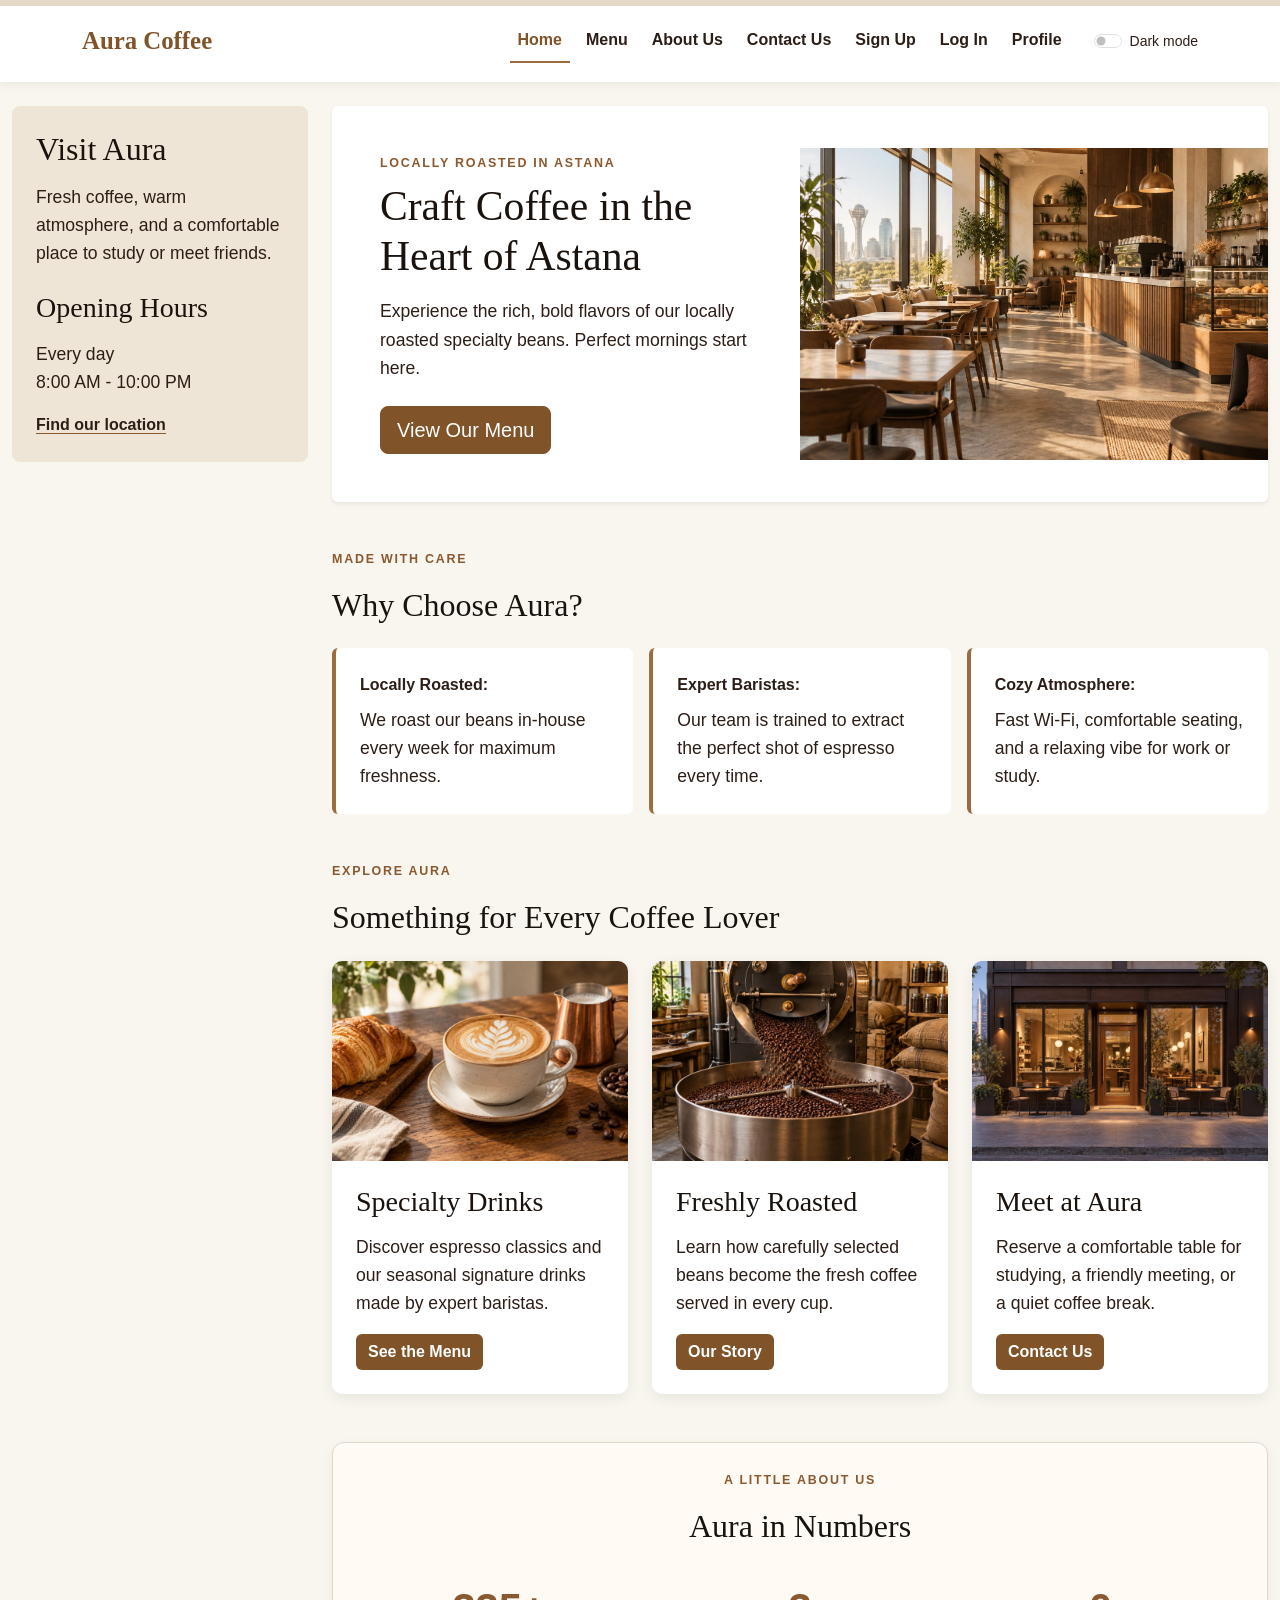
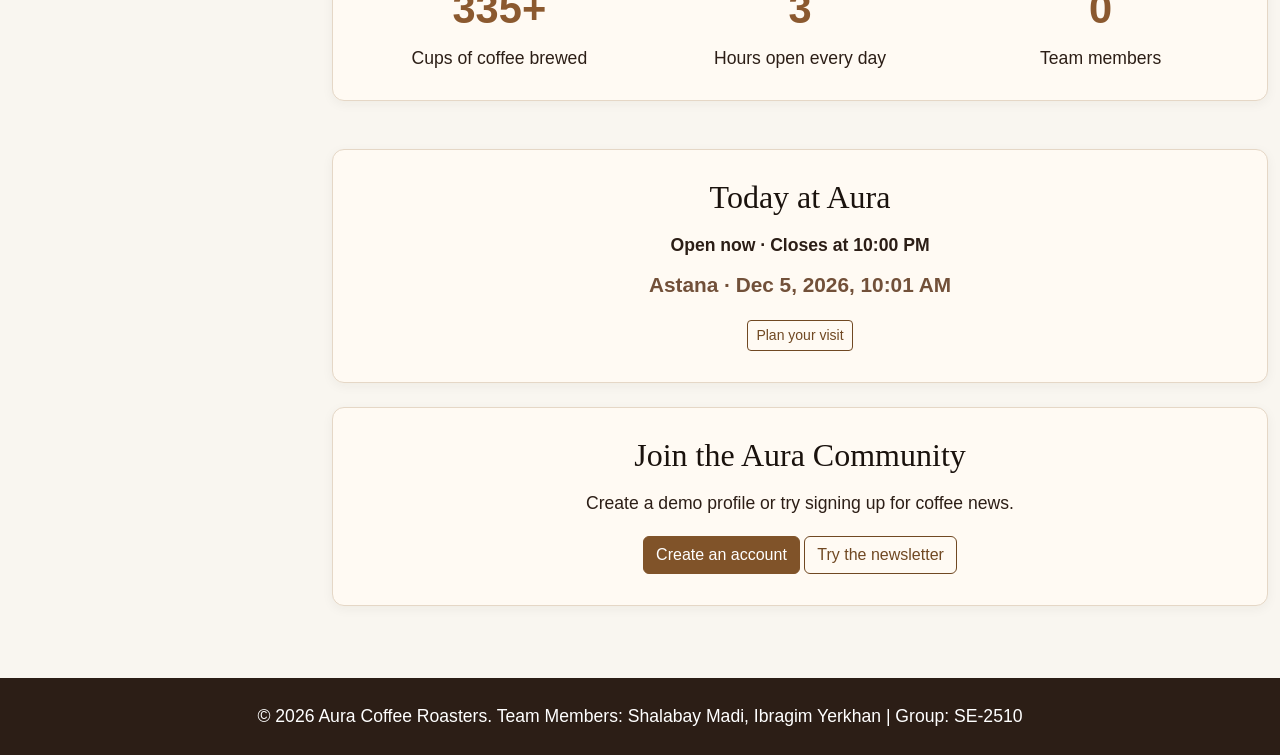
<file: index.html>
<!DOCTYPE html>
<html lang="en">
<head>
    <meta charset="UTF-8">
    <meta name="viewport" content="width=device-width, initial-scale=1.0">
    <link rel="icon" href="images/placeholder.svg" type="image/svg+xml">
    <title>Home - Aura Coffee Roasters</title>
    <script src="js/theme.js"></script>
    <link href="vendor/bootstrap/bootstrap.min.css" rel="stylesheet">
    <link rel="stylesheet" href="css/style.css">
    <script src="vendor/jquery/jquery.min.js" defer></script>
    <script src="js/forms.js" defer></script>
    <script src="js/script.js" defer></script>
</head>

<body>
    <!-- Reading progress bar -->
    <div class="scroll-progress" aria-hidden="true"><div id="scroll-progress-bar"></div></div>
    <!-- Shared notification area -->
    <div id="aura-toast" class="aura-toast" role="status" aria-live="polite"></div>

    <nav class="navbar navbar-expand-lg navbar-custom sticky-top py-3" aria-label="Main navigation">
        <div class="container">
            <a class="navbar-brand me-auto me-lg-3" href="index.html">Aura Coffee</a>
            <div class="form-check form-switch aura-theme-switch align-items-center d-flex gap-2 mb-0 me-3 me-lg-0 order-lg-last">
                <input class="form-check-input mt-0" id="theme-toggle" type="checkbox" role="switch">
                <label class="form-check-label" for="theme-toggle">Dark mode</label>
            </div>
            <button class="navbar-toggler" type="button" data-bs-toggle="collapse" data-bs-target="#navbarNav" aria-controls="navbarNav" aria-expanded="false" aria-label="Toggle navigation">
                <span class="navbar-toggler-icon"></span>
            </button>
            <div class="collapse navbar-collapse justify-content-end me-lg-4" id="navbarNav">
                <ul class="navbar-nav gap-lg-2 align-items-lg-center">
                    <li class="nav-item"><a class="nav-link active" aria-current="page" href="index.html">Home</a></li>
                    <li class="nav-item"><a class="nav-link" href="menu.html">Menu</a></li>
                    <li class="nav-item"><a class="nav-link" href="about.html">About Us</a></li>
                    <li class="nav-item"><a class="nav-link" href="contact.html">Contact Us</a></li>
                    <li class="nav-item"><a class="nav-link" href="signup.html">Sign Up</a></li>
                    <li class="nav-item"><a class="nav-link" href="login.html">Log In</a></li>
                    <li class="nav-item"><a class="nav-link" href="profile.html">Profile</a></li>
                </ul>
            </div>
        </div>
    </nav>

    <div class="container-fluid my-4">
        <div class="row g-4">
            
            <aside class="col-lg-3 col-md-4">
                <div class="sidebar-custom p-4">
                    <h2>Visit Aura</h2>
                    <p>Fresh coffee, warm atmosphere, and a comfortable place to study or meet friends.</p>
                    <h3 class="mt-4">Opening Hours</h3>
                    <p>Every day<br>8:00 AM - 10:00 PM</p>
                    <a href="contact.html" class="sidebar-link">Find our location</a>
                </div>
            </aside>

            <main class="col-lg-9 col-md-8">
                
                <section class="row g-0 align-items-center bg-white shadow-sm rounded overflow-hidden mb-5">
                    <div class="col-lg-6 p-4 p-lg-5">
                        <p class="eyebrow mb-2">Locally roasted in Astana</p>
                        <h1 class="mb-3">Craft Coffee in the Heart of Astana</h1>
                        <p class="mb-4">Experience the rich, bold flavors of our locally roasted specialty beans. Perfect mornings start here.</p>
                        <a href="menu.html" class="btn btn-primary btn-lg">View Our Menu</a>
                    </div>
                    <div class="col-lg-6 p-0 h-100">
                        <img src="images/hero-bg.jpg" alt="Cozy interior of Aura Coffee shop" class="img-fluid w-100 h-100 hero-img">
                    </div>
                </section>

                <section class="mb-5">
                    <div class="mb-4">
                        <p class="eyebrow">Made with care</p>
                        <h2>Why Choose Aura?</h2>
                    </div>

                    <div class="row g-3">
                        <div class="col-lg-4 col-md-6">
                            <div class="feature-box p-4">
                                <strong>Locally Roasted:</strong>
                                <p class="mb-0 mt-2">We roast our beans in-house every week for maximum freshness.</p>
                            </div>
                        </div>
                        <div class="col-lg-4 col-md-6">
                            <div class="feature-box p-4">
                                <strong>Expert Baristas:</strong>
                                <p class="mb-0 mt-2">Our team is trained to extract the perfect shot of espresso every time.</p>
                            </div>
                        </div>
                        <div class="col-lg-4 col-md-12">
                            <div class="feature-box p-4">
                                <strong>Cozy Atmosphere:</strong>
                                <p class="mb-0 mt-2">Fast Wi-Fi, comfortable seating, and a relaxing vibe for work or study.</p>
                            </div>
                        </div>
                    </div>
                </section>

                <section class="mb-5">
                    <div class="mb-4">
                        <p class="eyebrow">Explore Aura</p>
                        <h2>Something for Every Coffee Lover</h2>
                    </div>

                    <div class="card-row">
                        <article class="coffee-card">
                            <img src="images/placeholder.svg" class="lazy-image" data-src="images/latte-art.jpg" alt="Latte with beautiful milk art">
                            <div class="card-content">
                                <h3>Specialty Drinks</h3>
                                <p>Discover espresso classics and our seasonal signature drinks made by expert baristas.</p>
                                <a href="menu.html" class="btn btn-custom mt-auto">See the Menu</a>
                            </div>
                        </article>

                        <article class="coffee-card">
                            <img src="images/placeholder.svg" class="lazy-image" data-src="images/roastery.jpg" alt="Coffee beans inside the Aura roastery">
                            <div class="card-content">
                                <h3>Freshly Roasted</h3>
                                <p>Learn how carefully selected beans become the fresh coffee served in every cup.</p>
                                <a href="about.html" class="btn btn-custom mt-auto">Our Story</a>
                            </div>
                        </article>

                        <article class="coffee-card">
                            <img src="images/placeholder.svg" class="lazy-image" data-src="images/shop-exterior.jpg" alt="Exterior of Aura Coffee in Astana">
                            <div class="card-content">
                                <h3>Meet at Aura</h3>
                                <p>Reserve a comfortable table for studying, a friendly meeting, or a quiet coffee break.</p>
                                <a href="contact.html" class="btn btn-custom mt-auto">Contact Us</a>
                            </div>
                        </article>
                    </div>
                </section>

                <!-- Animated statistics counter -->
                <section id="aura-stats" class="aura-widget mb-5 text-center">
                    <p class="eyebrow">A little about us</p>
                    <h2>Aura in Numbers</h2>
                    <div class="row g-4 mt-2">
                        <div class="col-sm-4">
                            <p class="stat-number"><span class="counter" data-target="1200">0</span>+</p>
                            <p class="mb-0">Cups of coffee brewed</p>
                        </div>
                        <div class="col-sm-4">
                            <p class="stat-number"><span class="counter" data-target="14">0</span></p>
                            <p class="mb-0">Hours open every day</p>
                        </div>
                        <div class="col-sm-4">
                            <p class="stat-number"><span class="counter" data-target="2">0</span></p>
                            <p class="mb-0">Team members</p>
                        </div>
                    </div>
                </section>

                <section class="aura-widget mb-4 text-center">
                    <h2>Today at Aura</h2>
                    <p id="aura-opening-status" class="fw-bold mb-2">Open daily from 8:00 AM to 10:00 PM.</p>
                    <p id="aura-clock" class="aura-clock mb-3">Loading Astana time…</p>
                    <a class="btn btn-outline-secondary btn-sm" href="contact.html">Plan your visit</a>
                </section>

                <section class="aura-widget mb-5 text-center">
                    <h2>Join the Aura Community</h2>
                    <p>Create a demo profile or try signing up for coffee news.</p>
                    <a class="btn btn-primary" href="signup.html">Create an account</a>
                    <button type="button" class="btn btn-outline-secondary" id="subscribe-open">Try the newsletter</button>
                </section>

                <dialog id="subscribe-overlay" class="aura-modal" aria-labelledby="subscribe-title">
                    <button type="button" id="subscribe-close" class="aura-close" aria-label="Close">&times;</button>
                    <h2 id="subscribe-title">Subscribe to Aura</h2>
                    <p>Your demo signup is saved on this device.</p>
                    <form id="subscribe-form" novalidate>
                        <label for="subscriber-name" class="form-label">Your name</label>
                        <input id="subscriber-name" name="name" autocomplete="name" class="form-control mb-3" type="text">
                        <label for="subscriber-email" class="form-label">Email address</label>
                        <input id="subscriber-email" name="email" class="form-control mb-3" type="text" inputmode="email" autocomplete="email">
                        <button class="btn btn-primary" type="submit">Subscribe</button>
                        <p id="subscribe-feedback" class="aura-feedback mt-3 mb-0" role="status"></p>
                    </form>
                </dialog>
            </main>
        </div>
    </div>

    <footer class="py-4 mt-auto">
        <div class="container-fluid">
            <p class="mb-0">
                &copy; 2026 Aura Coffee Roasters.
                Team Members: Shalabay Madi, Ibragim Yerkhan |
                Group: SE-2510
            </p>
        </div>
    </footer>

    <script src="vendor/bootstrap/bootstrap.bundle.min.js"></script>
</body>
</html>
</file>
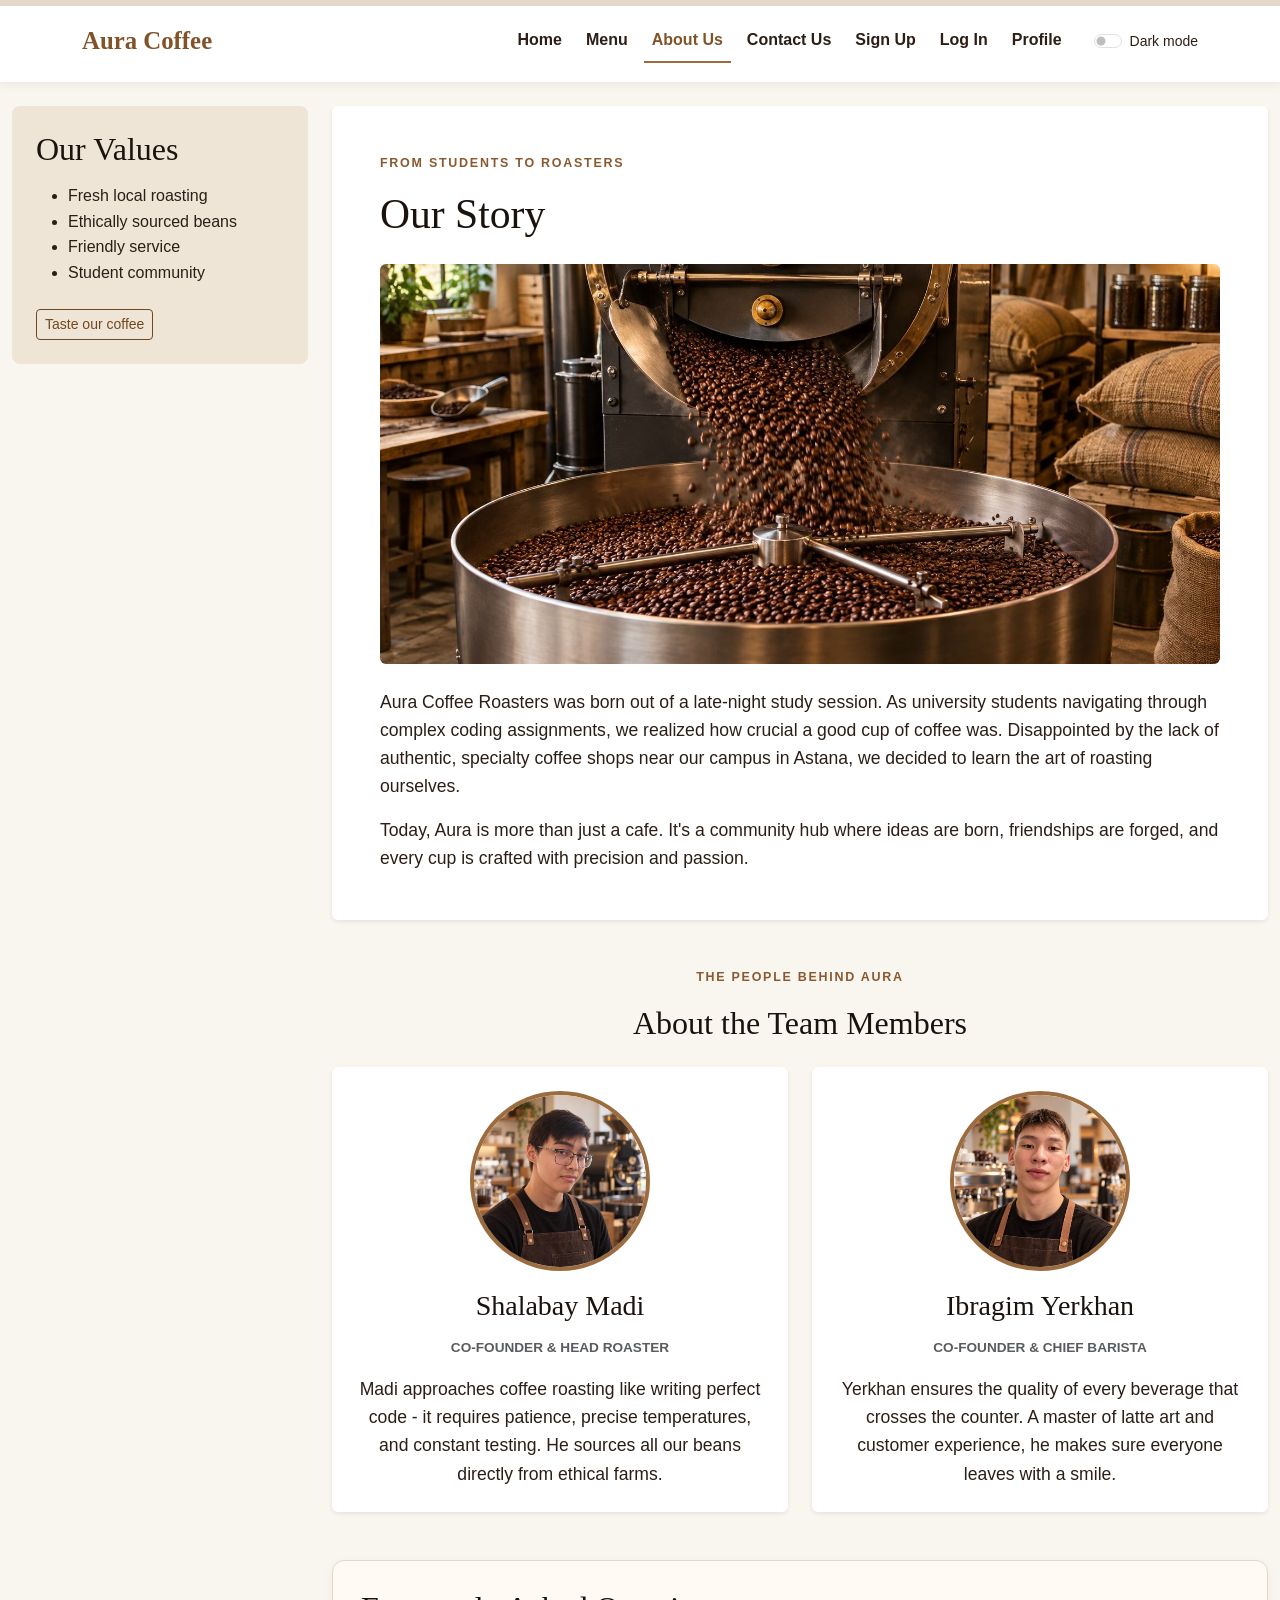
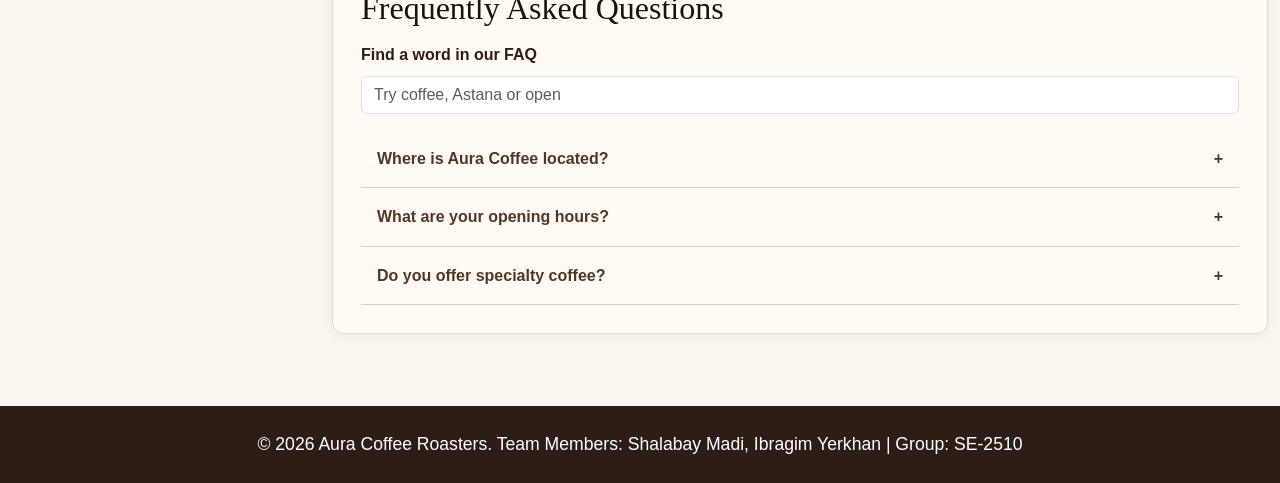
<file: about.html>
<!DOCTYPE html>
<html lang="en">
<head>
    <meta charset="UTF-8">
    <meta name="viewport" content="width=device-width, initial-scale=1.0">
    <link rel="icon" href="images/placeholder.svg" type="image/svg+xml">
    <title>About Us - Aura Coffee Roasters</title>
    <script src="js/theme.js"></script>
    <link href="vendor/bootstrap/bootstrap.min.css" rel="stylesheet">
    <link rel="stylesheet" href="css/style.css">
    <script src="vendor/jquery/jquery.min.js" defer></script>
    <script src="js/forms.js" defer></script>
    <script src="js/script.js" defer></script>
</head>

<body>
    <!-- Reading progress bar -->
    <div class="scroll-progress" aria-hidden="true"><div id="scroll-progress-bar"></div></div>
    <!-- Shared notification area -->
    <div id="aura-toast" class="aura-toast" role="status" aria-live="polite"></div>

    <nav class="navbar navbar-expand-lg navbar-custom sticky-top py-3" aria-label="Main navigation">
        <div class="container">
            <a class="navbar-brand me-auto me-lg-3" href="index.html">Aura Coffee</a>
            <div class="form-check form-switch aura-theme-switch align-items-center d-flex gap-2 mb-0 me-3 me-lg-0 order-lg-last">
                <input class="form-check-input mt-0" id="theme-toggle" type="checkbox" role="switch">
                <label class="form-check-label" for="theme-toggle">Dark mode</label>
            </div>
            <button class="navbar-toggler" type="button" data-bs-toggle="collapse" data-bs-target="#navbarNav" aria-controls="navbarNav" aria-expanded="false" aria-label="Toggle navigation">
                <span class="navbar-toggler-icon"></span>
            </button>
            <div class="collapse navbar-collapse justify-content-end me-lg-4" id="navbarNav">
                <ul class="navbar-nav gap-lg-2 align-items-lg-center">
                    <li class="nav-item"><a class="nav-link" href="index.html">Home</a></li>
                    <li class="nav-item"><a class="nav-link" href="menu.html">Menu</a></li>
                    <li class="nav-item"><a class="nav-link active" aria-current="page" href="about.html">About Us</a></li>
                    <li class="nav-item"><a class="nav-link" href="contact.html">Contact Us</a></li>
                    <li class="nav-item"><a class="nav-link" href="signup.html">Sign Up</a></li>
                    <li class="nav-item"><a class="nav-link" href="login.html">Log In</a></li>
                    <li class="nav-item"><a class="nav-link" href="profile.html">Profile</a></li>
                </ul>
            </div>
        </div>
    </nav>

    <div class="container-fluid my-4">
        <div class="row g-4">
            
            <aside class="col-lg-3 col-md-4">
                <div class="sidebar-custom p-4">
                    <h2>Our Values</h2>
                    <ul class="sidebar-list mb-4">
                        <li>Fresh local roasting</li>
                        <li>Ethically sourced beans</li>
                        <li>Friendly service</li>
                        <li>Student community</li>
                    </ul>
                    <a href="menu.html" class="btn btn-outline-secondary btn-sm">Taste our coffee</a>
                </div>
            </aside>

            <main class="col-lg-9 col-md-8">
                
                <section class="mb-5 bg-white p-4 p-lg-5 shadow-sm rounded">
                    <p class="eyebrow">From students to roasters</p>
                    <h1 class="mb-4">Our Story</h1>
                    <img src="images/roastery.jpg" alt="Fresh coffee beans" class="img-fluid rounded mb-4 about-img">
                    <p>
                        Aura Coffee Roasters was born out of a late-night study session. As university students navigating through complex coding assignments, we realized how crucial a good cup of coffee was. Disappointed by the lack of authentic, specialty coffee shops near our campus in Astana, we decided to learn the art of roasting ourselves.
                    </p>
                    <p class="mb-0">
                        Today, Aura is more than just a cafe. It's a community hub where ideas are born, friendships are forged, and every cup is crafted with precision and passion.
                    </p>
                </section>

                <section class="mb-5">
                    <div class="mb-4 text-center">
                        <p class="eyebrow">The people behind Aura</p>
                        <h2>About the Team Members</h2>
                    </div>

                    <div class="row g-4">
                        <article class="col-md-6 text-center">
                            <div class="bg-white p-4 shadow-sm rounded h-100">
                                <img src="images/placeholder.svg" data-src="images/madi.jpg" alt="Portrait of Shalabay Madi" class="lazy-image profile-img">
                                <h3>Shalabay Madi</h3>
                                <p class="role-text mb-3 text-uppercase fw-bold text-muted">Co-Founder &amp; Head Roaster</p>
                                <p class="mb-0">Madi approaches coffee roasting like writing perfect code - it requires patience, precise temperatures, and constant testing. He sources all our beans directly from ethical farms.</p>
                            </div>
                        </article>

                        <article class="col-md-6 text-center">
                            <div class="bg-white p-4 shadow-sm rounded h-100">
                                <img src="images/placeholder.svg" data-src="images/yerkhan.jpg" alt="Portrait of Ibragim Yerkhan" class="lazy-image profile-img">
                                <h3>Ibragim Yerkhan</h3>
                                <p class="role-text mb-3 text-uppercase fw-bold text-muted">Co-Founder &amp; Chief Barista</p>
                                <p class="mb-0">Yerkhan ensures the quality of every beverage that crosses the counter. A master of latte art and customer experience, he makes sure everyone leaves with a smile.</p>
                            </div>
                        </article>
                    </div>
                </section>

                <section class="aura-widget mb-5">
                    <h2>Frequently Asked Questions</h2>
                    <!-- Live search and highlighting in FAQ -->
                    <label for="faq-search" class="form-label fw-bold">Find a word in our FAQ</label>
                    <input type="search" id="faq-search" class="form-control mb-3" placeholder="Try coffee, Astana or open">
                    <p id="faq-search-status" class="small text-muted" role="status"></p>
                    <div class="aura-faq">
                        <button type="button" class="aura-question" aria-controls="faq1" aria-expanded="false"><span class="faq-text">Where is Aura Coffee located?</span> <span class="faq-icon" aria-hidden="true">+</span></button>
                        <div class="aura-answer" id="faq1" hidden><p class="faq-text">We are based in Astana, Kazakhstan. Contact us for location details.</p></div>
                        <button type="button" class="aura-question" aria-controls="faq2" aria-expanded="false"><span class="faq-text">What are your opening hours?</span> <span class="faq-icon" aria-hidden="true">+</span></button>
                        <div class="aura-answer" id="faq2" hidden><p class="faq-text">We are open every day from 8:00 AM to 10:00 PM.</p></div>
                        <button type="button" class="aura-question" aria-controls="faq3" aria-expanded="false"><span class="faq-text">Do you offer specialty coffee?</span> <span class="faq-icon" aria-hidden="true">+</span></button>
                        <div class="aura-answer" id="faq3" hidden><p class="faq-text">Yes! Explore our espresso classics and seasonal drinks on the Menu page.</p></div>
                    </div>
                </section>
            </main>
        </div>
    </div>

    <footer class="py-4 mt-auto">
        <div class="container-fluid">
            <p class="mb-0">&copy; 2026 Aura Coffee Roasters. Team Members: Shalabay Madi, Ibragim Yerkhan | Group: SE-2510</p>
        </div>
    </footer>

    <script src="vendor/bootstrap/bootstrap.bundle.min.js"></script>
</body>
</html>
</file>
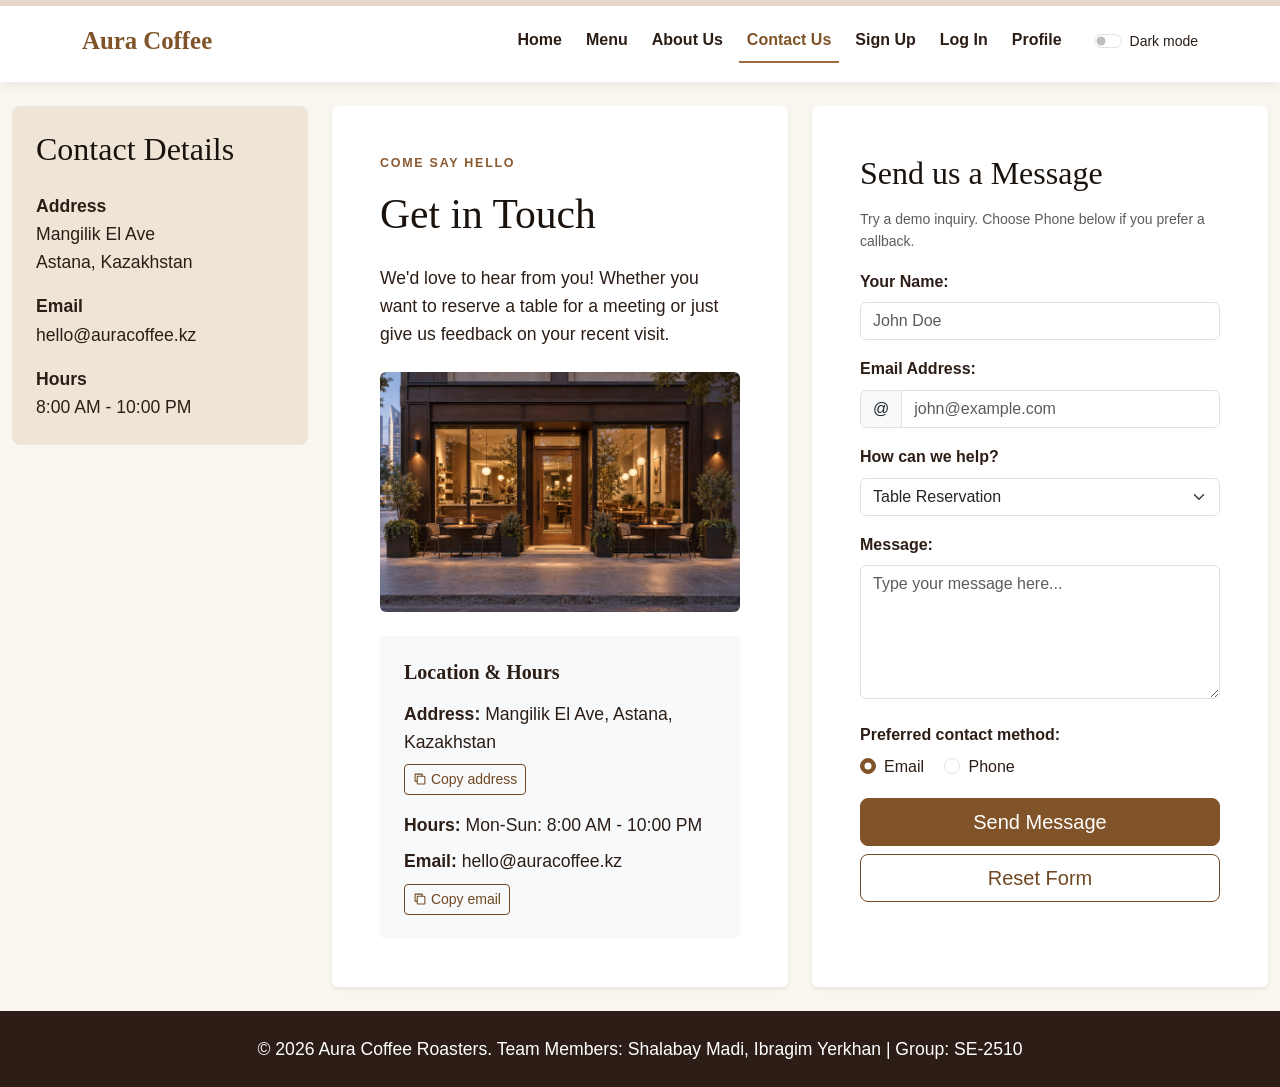
<file: contact.html>
<!DOCTYPE html>
<html lang="en">
<head>
    <meta charset="UTF-8">
    <meta name="viewport" content="width=device-width, initial-scale=1.0">
    <link rel="icon" href="images/placeholder.svg" type="image/svg+xml">
    <title>Contact Us - Aura Coffee Roasters</title>
    <script src="js/theme.js"></script>
    <link href="vendor/bootstrap/bootstrap.min.css" rel="stylesheet">
    <link rel="stylesheet" href="css/style.css">
    <script src="vendor/jquery/jquery.min.js" defer></script>
    <script src="js/forms.js" defer></script>
    <script src="js/script.js" defer></script>
</head>

<body>
    <!-- Reading progress bar -->
    <div class="scroll-progress" aria-hidden="true"><div id="scroll-progress-bar"></div></div>
    <!-- Shared notification area -->
    <div id="aura-toast" class="aura-toast" role="status" aria-live="polite"></div>

    <nav class="navbar navbar-expand-lg navbar-custom sticky-top py-3" aria-label="Main navigation">
        <div class="container">
            <a class="navbar-brand me-auto me-lg-3" href="index.html">Aura Coffee</a>
            <div class="form-check form-switch aura-theme-switch align-items-center d-flex gap-2 mb-0 me-3 me-lg-0 order-lg-last">
                <input class="form-check-input mt-0" id="theme-toggle" type="checkbox" role="switch">
                <label class="form-check-label" for="theme-toggle">Dark mode</label>
            </div>
            <button class="navbar-toggler" type="button" data-bs-toggle="collapse" data-bs-target="#navbarNav" aria-controls="navbarNav" aria-expanded="false" aria-label="Toggle navigation">
                <span class="navbar-toggler-icon"></span>
            </button>
            <div class="collapse navbar-collapse justify-content-end me-lg-4" id="navbarNav">
                <ul class="navbar-nav gap-lg-2 align-items-lg-center">
                    <li class="nav-item"><a class="nav-link" href="index.html">Home</a></li>
                    <li class="nav-item"><a class="nav-link" href="menu.html">Menu</a></li>
                    <li class="nav-item"><a class="nav-link" href="about.html">About Us</a></li>
                    <li class="nav-item"><a class="nav-link active" aria-current="page" href="contact.html">Contact Us</a></li>
                    <li class="nav-item"><a class="nav-link" href="signup.html">Sign Up</a></li>
                    <li class="nav-item"><a class="nav-link" href="login.html">Log In</a></li>
                    <li class="nav-item"><a class="nav-link" href="profile.html">Profile</a></li>
                </ul>
            </div>
        </div>
    </nav>

    <div class="container-fluid my-4">
        <div class="row g-4">
            
            <aside class="col-lg-3 col-md-4">
                <div class="sidebar-custom p-4">
                    <h2>Contact Details</h2>
                    <p class="mt-4"><strong>Address</strong><br>Mangilik El Ave<br>Astana, Kazakhstan</p>
                    <p><strong>Email</strong><br><a href="mailto:hello@auracoffee.kz" class="text-decoration-none">hello@auracoffee.kz</a></p>
                    <p class="mb-0"><strong>Hours</strong><br>8:00 AM - 10:00 PM</p>
                </div>
            </aside>

            <main class="col-lg-9 col-md-8">
                
                <div class="row g-4">
                    
                    <div class="col-lg-6">
                        <section class="bg-white p-4 p-lg-5 shadow-sm rounded h-100">
                            <p class="eyebrow">Come say hello</p>
                            <h1 class="mb-4">Get in Touch</h1>
                            <p class="mb-4">We'd love to hear from you! Whether you want to reserve a table for a meeting or just give us feedback on your recent visit.</p>
                            
                            <img src="images/shop-exterior.jpg" alt="Aura Coffee exterior" class="img-fluid rounded mb-4 w-100 contact-img">
                            
                            <div class="address-block bg-light p-4 rounded">
                                <h3 class="h5 fw-bold mb-3">Location &amp; Hours</h3>
                                <p class="mb-2"><strong>Address:</strong> <span id="copy-address">Mangilik El Ave, Astana, Kazakhstan</span></p>
                                <div class="copy-control mb-3">
                                    <button type="button" class="btn btn-outline-secondary btn-sm copy-btn" data-copy-target="#copy-address" aria-describedby="address-tooltip"><span class="copy-icon" aria-hidden="true"><svg viewBox="0 0 20 20" fill="none" stroke="currentColor" stroke-width="1.5"><rect x="6" y="6" width="11" height="11" rx="1"/><path d="M13 6V3H3v10h3"/></svg></span> Copy address</button>
                                    <span id="address-tooltip" class="copy-tooltip" role="tooltip">Copied to clipboard!</span>
                                </div>
                                <p class="mb-2"><strong>Hours:</strong> Mon-Sun: 8:00 AM - 10:00 PM</p>
                                <p class="mb-2"><strong>Email:</strong> <span id="copy-email">hello@auracoffee.kz</span></p>
                                <div class="copy-control">
                                    <button type="button" class="btn btn-outline-secondary btn-sm copy-btn" data-copy-target="#copy-email" aria-describedby="email-tooltip"><span class="copy-icon" aria-hidden="true"><svg viewBox="0 0 20 20" fill="none" stroke="currentColor" stroke-width="1.5"><rect x="6" y="6" width="11" height="11" rx="1"/><path d="M13 6V3H3v10h3"/></svg></span> Copy email</button>
                                    <span id="email-tooltip" class="copy-tooltip" role="tooltip">Copied to clipboard!</span>
                                </div>
                            </div>
                        </section>
                    </div>

                    <div class="col-lg-6">
                        <section class="bg-white p-4 p-lg-5 shadow-sm rounded h-100">
                            <h2 class="mb-3">Send us a Message</h2>
                            <p class="small text-muted">Try a demo inquiry. Choose Phone below if you prefer a callback.</p>
                            
                            <form id="contact-form" novalidate>
                                <div class="mb-3">
                                    <label for="name" class="form-label fw-bold">Your Name:</label>
                                    <input type="text" class="form-control" id="name" name="name" autocomplete="name" placeholder="John Doe">
                                </div>

                                <div class="mb-3">
                                    <label for="email" class="form-label fw-bold">Email Address:</label>
                                    <div class="input-group">
                                        <span class="input-group-text" id="email-addon">@</span>
                                        <input type="text" inputmode="email" autocomplete="email" class="form-control" id="email" name="email" placeholder="john@example.com" aria-describedby="email-addon">
                                    </div>
                                </div>

                                <div class="mb-3">
                                    <label for="inquiry-type" class="form-label fw-bold">How can we help?</label>
                                    <select class="form-select" id="inquiry-type" name="inquiry-type">
                                        <option value="reservation">Table Reservation</option>
                                        <option value="feedback">General Feedback</option>
                                        <option value="business">Business / Catering</option>
                                    </select>
                                </div>

                                <div class="mb-4">
                                    <label for="message" class="form-label fw-bold">Message:</label>
                                    <textarea class="form-control" id="message" name="message" rows="5" placeholder="Type your message here..."></textarea>
                                </div>

                                <fieldset class="mb-3">
                                    <legend class="col-form-label pt-0 fw-bold">Preferred contact method:</legend>
                                    <div class="form-check form-check-inline">
                                        <input class="form-check-input" type="radio" name="contact-method" id="contact-email" value="email" checked>
                                        <label class="form-check-label" for="contact-email">Email</label>
                                    </div>
                                    <div class="form-check form-check-inline">
                                        <input class="form-check-input" type="radio" name="contact-method" id="contact-phone" value="phone">
                                        <label class="form-check-label" for="contact-phone">Phone</label>
                                    </div>
                                </fieldset>

                                <div class="mb-4" id="contact-phone-field" hidden>
                                    <label for="phone" class="form-label fw-bold">Phone number</label>
                                    <input class="form-control" type="tel" autocomplete="tel" id="phone" name="phone"
                                        placeholder="+7 701 123 4567" aria-describedby="contact-phone-help">
                                    <p class="form-text" id="contact-phone-help">Use 10 to 15 digits. Spaces and an initial + are allowed.</p>
                                </div>

                                <div id="contact-errors" class="aura-feedback" role="alert" aria-live="polite"></div>
                                <div class="d-flex flex-wrap gap-2">
                                    <button type="submit" class="btn btn-primary btn-lg w-100" id="submit-message">Send Message</button>
                                    <button type="reset" class="btn btn-outline-secondary btn-lg w-100" id="reset-form-btn">Reset Form</button>
                                </div>
                            </form>
                        </section>
                    </div>
                    
                </div>
            </main>
        </div>
    </div>

    <footer class="py-4 mt-auto">
        <div class="container-fluid">
            <p class="mb-0">&copy; 2026 Aura Coffee Roasters. Team Members: Shalabay Madi, Ibragim Yerkhan | Group: SE-2510</p>
        </div>
    </footer>

    <script src="vendor/bootstrap/bootstrap.bundle.min.js"></script>
</body>
</html>
</file>
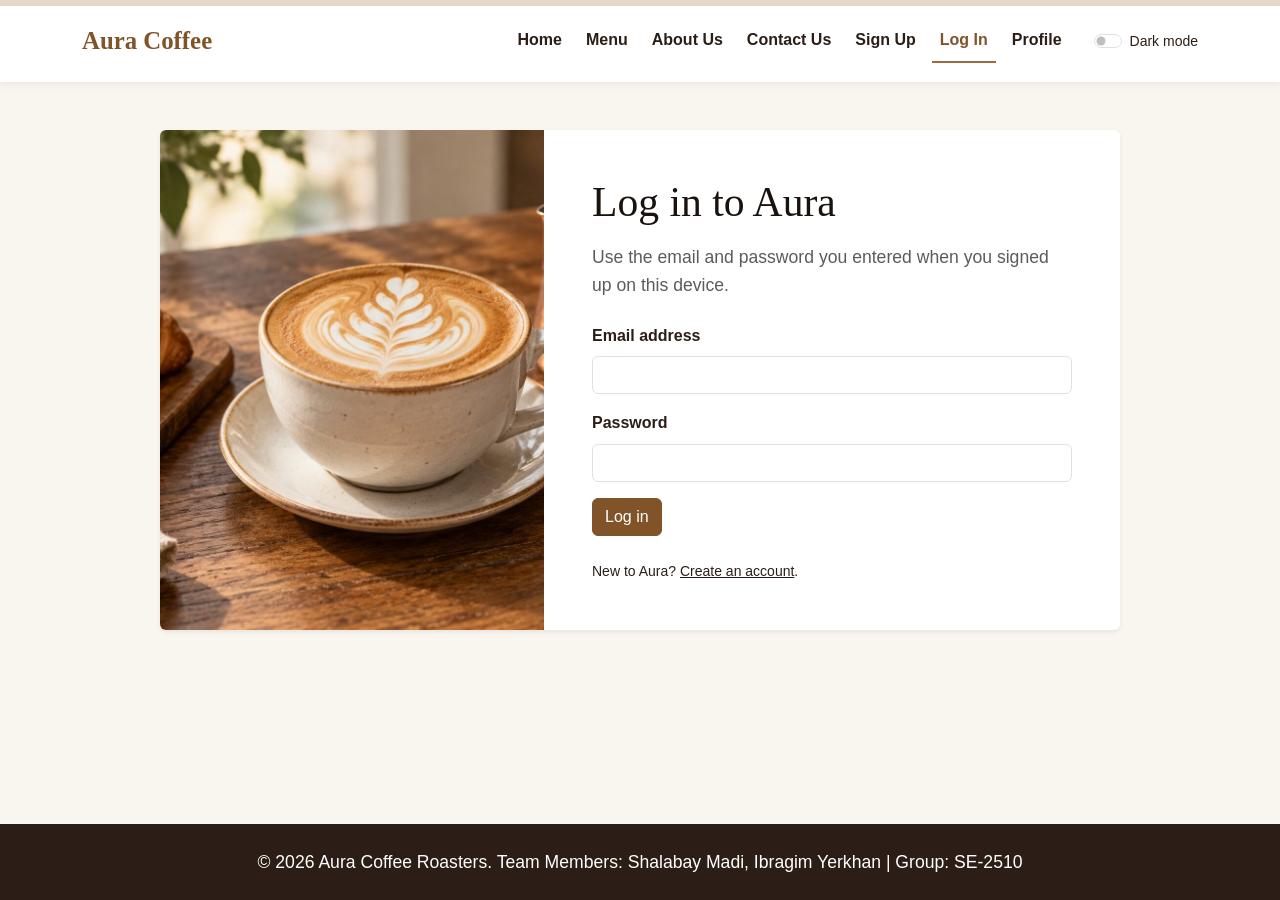
<file: login.html>
<!DOCTYPE html>
<html lang="en">
<head>
    <meta charset="UTF-8">
    <meta name="viewport" content="width=device-width, initial-scale=1.0">
    <link rel="icon" href="images/placeholder.svg" type="image/svg+xml">
    <title>Log In - Aura Coffee Roasters</title>
    <script src="js/theme.js"></script>
    <link href="vendor/bootstrap/bootstrap.min.css" rel="stylesheet">
    <link rel="stylesheet" href="css/style.css">
    <script src="vendor/jquery/jquery.min.js" defer></script>
    <script src="js/forms.js" defer></script>
    <script src="js/account.js" defer></script>
    <script src="js/script.js" defer></script>
</head>

<body>
    <div class="scroll-progress" aria-hidden="true"><div id="scroll-progress-bar"></div></div>
    <div id="aura-toast" class="aura-toast" role="status" aria-live="polite"></div>
    <nav class="navbar navbar-expand-lg navbar-custom sticky-top py-3" aria-label="Main navigation">
        <div class="container">
            <a class="navbar-brand me-auto me-lg-3" href="index.html">Aura Coffee</a>
            <div class="form-check form-switch aura-theme-switch align-items-center d-flex gap-2 mb-0 me-3 me-lg-0 order-lg-last">
                <input class="form-check-input mt-0" id="theme-toggle" type="checkbox" role="switch">
                <label class="form-check-label" for="theme-toggle">Dark mode</label>
            </div>
            <button class="navbar-toggler" type="button" data-bs-toggle="collapse" data-bs-target="#navbarNav" aria-controls="navbarNav" aria-expanded="false" aria-label="Toggle navigation">
                <span class="navbar-toggler-icon"></span>
            </button>
            <div class="collapse navbar-collapse justify-content-end me-lg-4" id="navbarNav">
                <ul class="navbar-nav gap-lg-2 align-items-lg-center">
                    <li class="nav-item"><a class="nav-link" href="index.html">Home</a></li>
                    <li class="nav-item"><a class="nav-link" href="menu.html">Menu</a></li>
                    <li class="nav-item"><a class="nav-link" href="about.html">About Us</a></li>
                    <li class="nav-item"><a class="nav-link" href="contact.html">Contact Us</a></li>
                    <li class="nav-item"><a class="nav-link" href="signup.html">Sign Up</a></li>
                    <li class="nav-item"><a class="nav-link active" aria-current="page" href="login.html">Log In</a></li>
                    <li class="nav-item"><a class="nav-link" href="profile.html">Profile</a></li>
                </ul>
            </div>
        </div>
    </nav>

    <main class="container my-4 my-lg-5">
        <section class="account-layout bg-white rounded shadow-sm" aria-labelledby="account-title">
            <img class="account-photo" src="images/latte-art.jpg" alt="Freshly poured latte art">
            <div class="account-panel p-4 p-lg-5">
                <h1 id="account-title">Log in to Aura</h1>
                <p class="text-muted mb-4">Use the email and password you entered when you signed up on this device.</p>
                <p id="login-notice" class="aura-feedback aura-success" role="status" hidden>Account created. You can log in now.</p>
                <form id="login-form" novalidate>
                    <div class="mb-3">
                        <label for="login-email" class="form-label">Email address</label>
                        <input class="form-control" id="login-email" name="email" type="text" inputmode="email" autocomplete="username">
                    </div>
                    <div class="mb-3">
                        <label for="login-password" class="form-label">Password</label>
                        <input class="form-control" id="login-password" name="password" type="password" autocomplete="current-password">
                    </div>
                    <p id="login-feedback" class="aura-feedback" role="status"></p>
                    <button class="btn btn-primary" type="submit">Log in</button>
                </form>
                <p class="small mt-4 mb-0">New to Aura? <a class="text-decoration-underline" href="signup.html">Create an account</a>.</p>
            </div>
        </section>
    </main>

    <footer class="py-4 mt-auto">
        <div class="container-fluid">
            <p class="mb-0">&copy; 2026 Aura Coffee Roasters. Team Members: Shalabay Madi, Ibragim Yerkhan | Group: SE-2510</p>
        </div>
    </footer>

    <script src="vendor/bootstrap/bootstrap.bundle.min.js"></script>
</body>
</html>
</file>
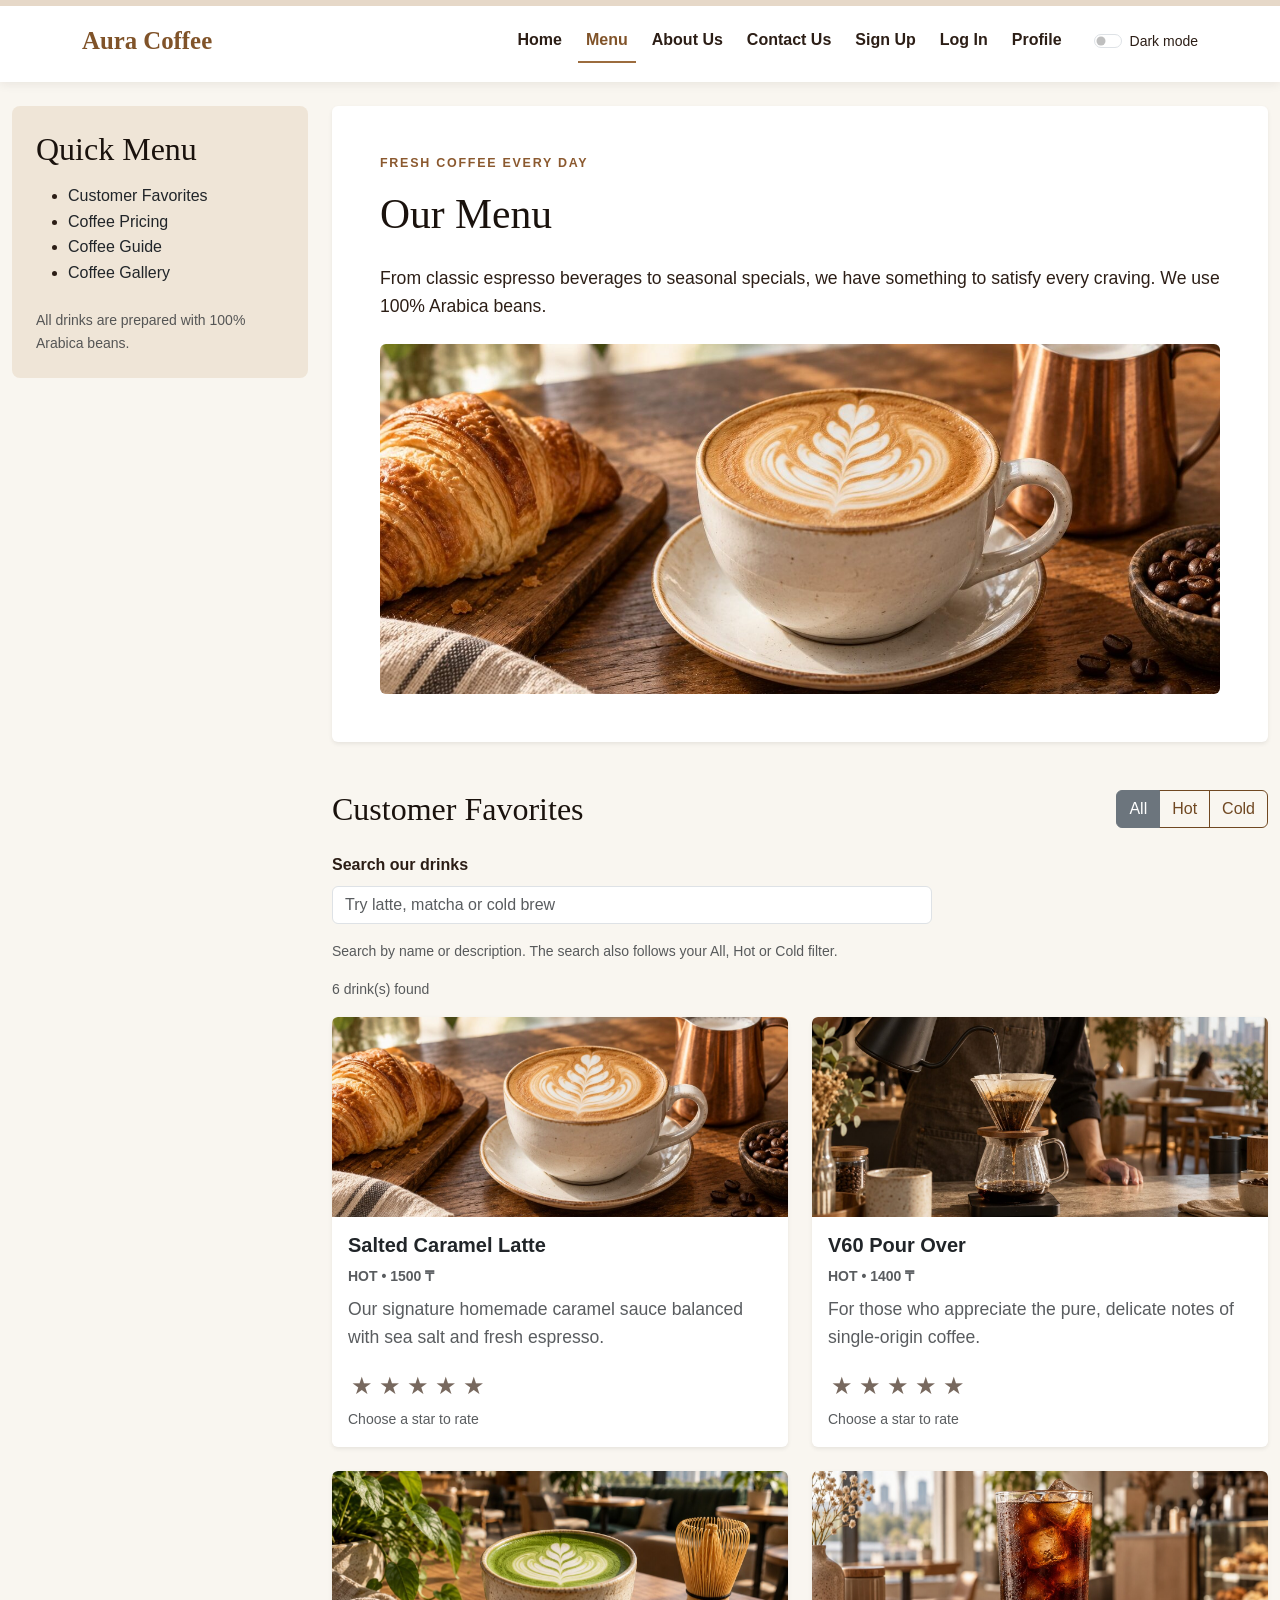
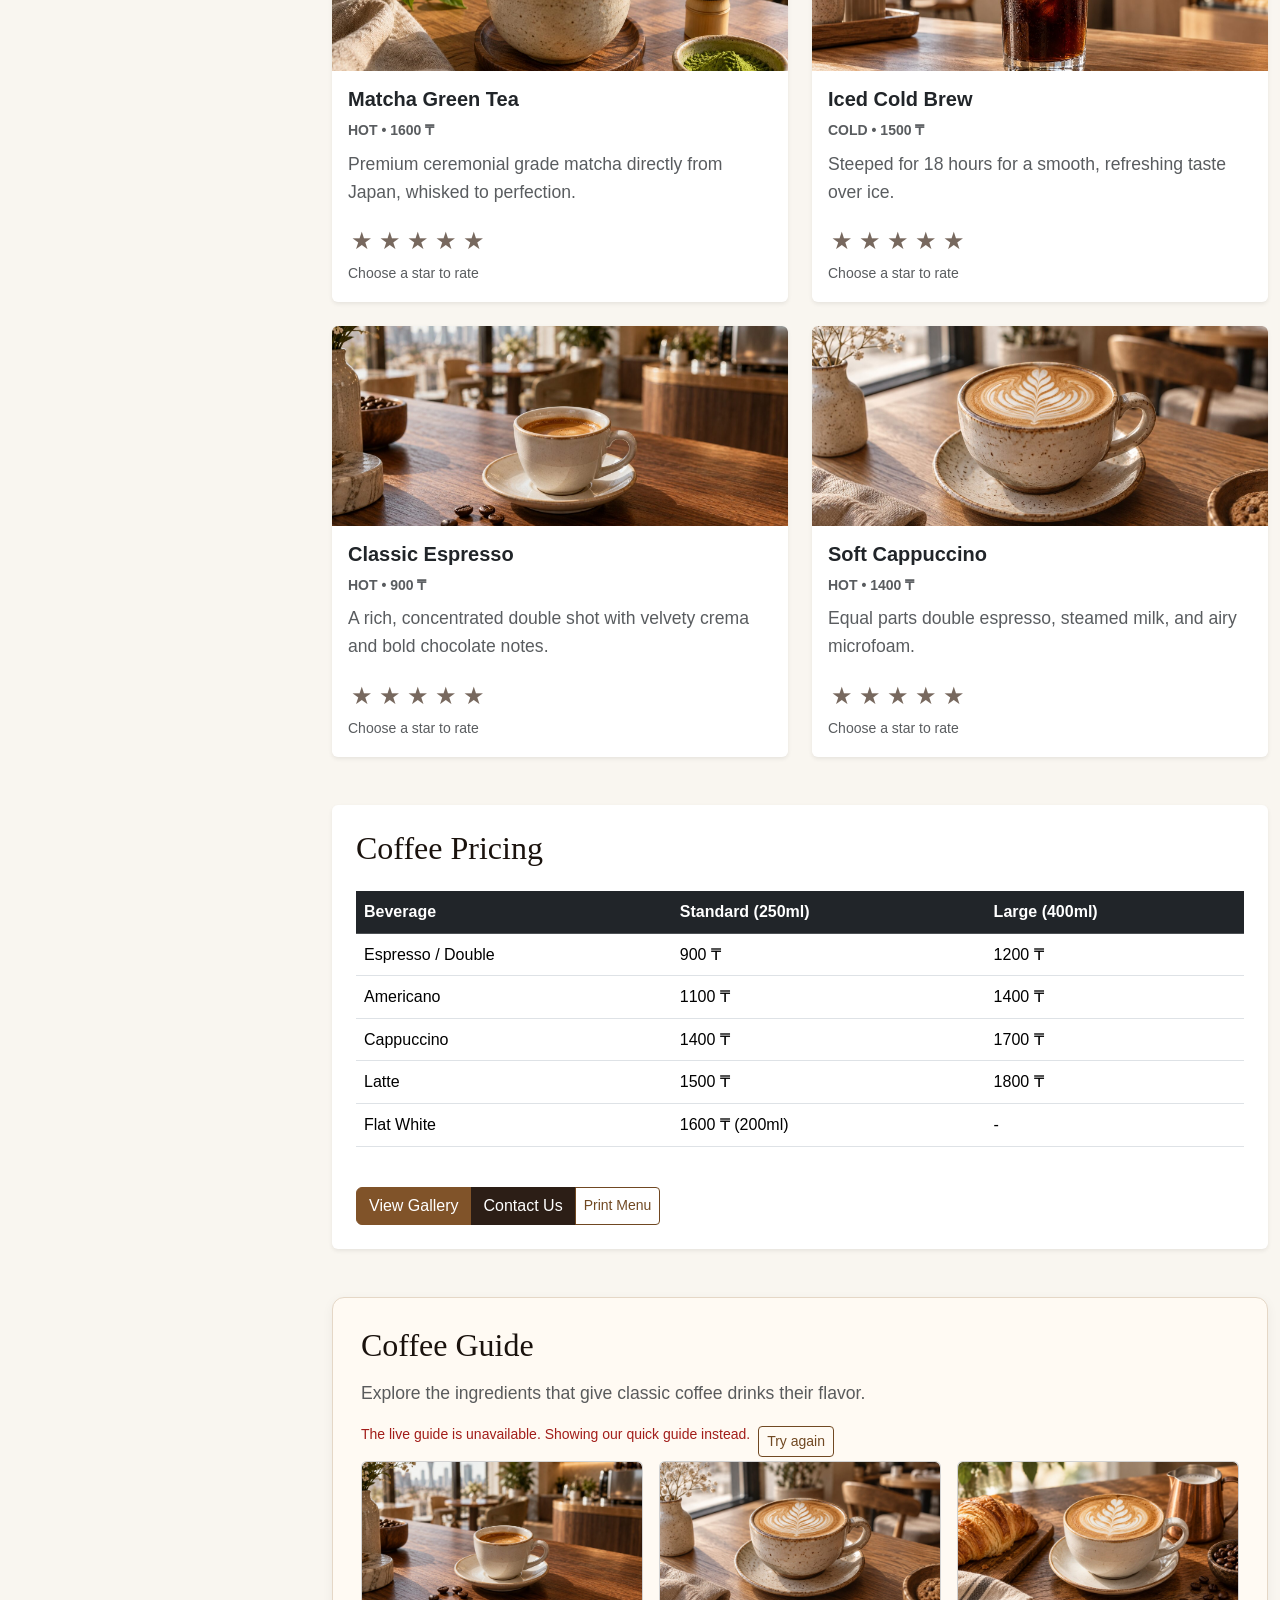
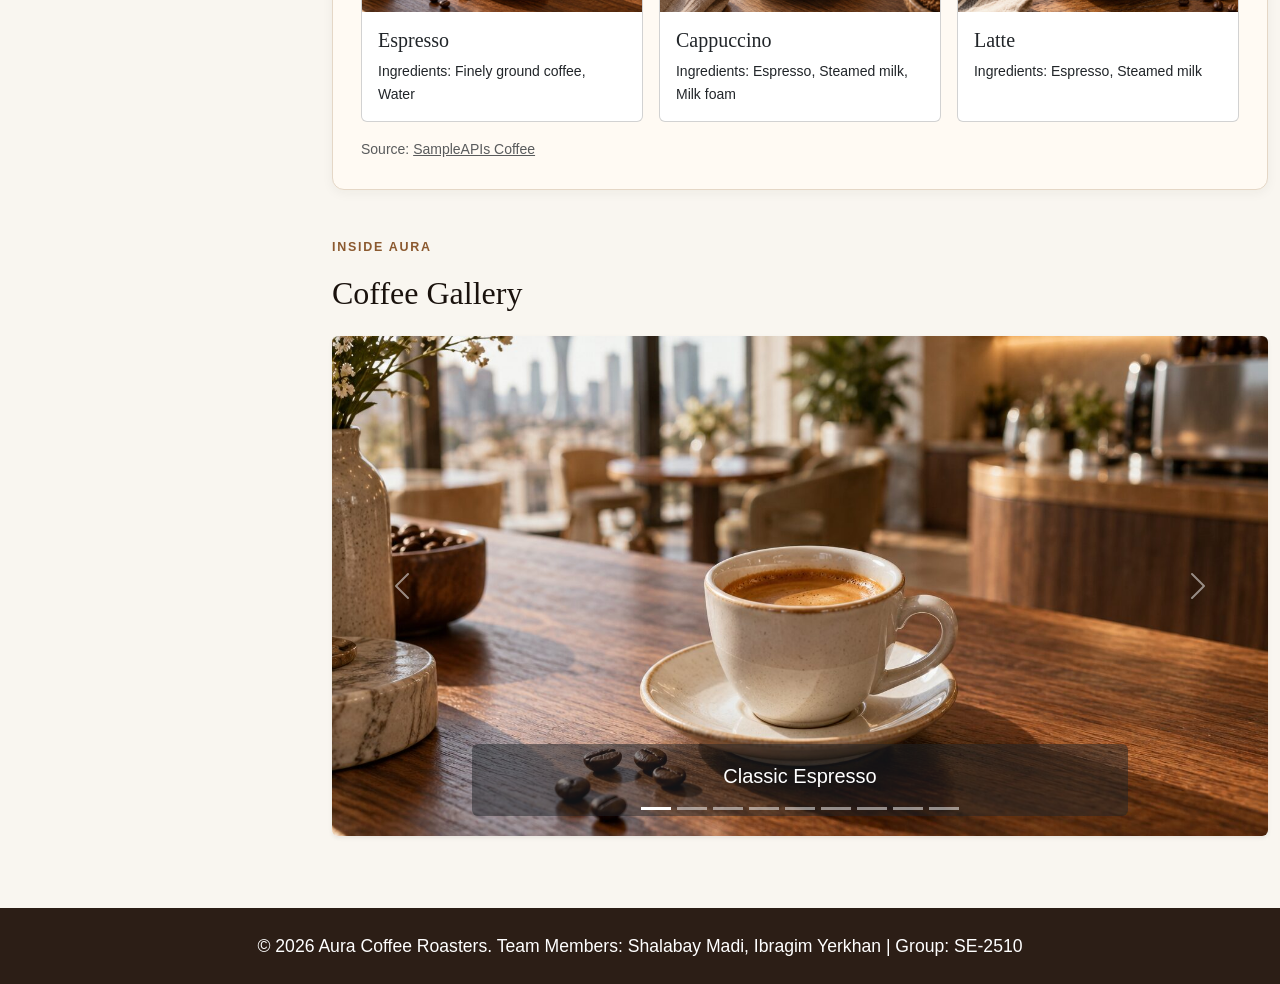
<file: menu.html>
<!DOCTYPE html>
<html lang="en">
<head>
    <meta charset="UTF-8">
    <meta name="viewport" content="width=device-width, initial-scale=1.0">
    <link rel="icon" href="images/placeholder.svg" type="image/svg+xml">
    <title>Menu - Aura Coffee Roasters</title>
    <script src="js/theme.js"></script>
    <link href="vendor/bootstrap/bootstrap.min.css" rel="stylesheet">
    <link rel="stylesheet" href="css/style.css">
    <script src="vendor/jquery/jquery.min.js" defer></script>
    <script src="js/forms.js" defer></script>
    <script src="js/script.js" defer></script>
    <script src="js/coffee-guide.js" defer></script>
</head>

<body>
    <!-- Reading progress bar -->
    <div class="scroll-progress" aria-hidden="true"><div id="scroll-progress-bar"></div></div>
    <!-- Shared notification area -->
    <div id="aura-toast" class="aura-toast" role="status" aria-live="polite"></div>

    <nav class="navbar navbar-expand-lg navbar-custom sticky-top py-3" aria-label="Main navigation">
        <div class="container">
            <a class="navbar-brand me-auto me-lg-3" href="index.html">Aura Coffee</a>
            <div class="form-check form-switch aura-theme-switch align-items-center d-flex gap-2 mb-0 me-3 me-lg-0 order-lg-last">
                <input class="form-check-input mt-0" id="theme-toggle" type="checkbox" role="switch">
                <label class="form-check-label" for="theme-toggle">Dark mode</label>
            </div>
            <button class="navbar-toggler" type="button" data-bs-toggle="collapse" data-bs-target="#navbarNav" aria-controls="navbarNav" aria-expanded="false" aria-label="Toggle navigation">
                <span class="navbar-toggler-icon"></span>
            </button>
            <div class="collapse navbar-collapse justify-content-end me-lg-4" id="navbarNav">
                <ul class="navbar-nav gap-lg-2 align-items-lg-center">
                    <li class="nav-item"><a class="nav-link" href="index.html">Home</a></li>
                    <li class="nav-item"><a class="nav-link active" aria-current="page" href="menu.html">Menu</a></li>
                    <li class="nav-item"><a class="nav-link" href="about.html">About Us</a></li>
                    <li class="nav-item"><a class="nav-link" href="contact.html">Contact Us</a></li>
                    <li class="nav-item"><a class="nav-link" href="signup.html">Sign Up</a></li>
                    <li class="nav-item"><a class="nav-link" href="login.html">Log In</a></li>
                    <li class="nav-item"><a class="nav-link" href="profile.html">Profile</a></li>
                </ul>
            </div>
        </div>
    </nav>

    <div class="container-fluid my-4">
        <div class="row g-4">
            
            <aside class="col-lg-3 col-md-4">
                <div class="sidebar-custom p-4">
                    <h2>Quick Menu</h2>
                    <ul class="sidebar-list mb-4">
                        <li><a href="#favorites" class="text-decoration-none text-dark">Customer Favorites</a></li>
                        <li><a href="#prices" class="text-decoration-none text-dark">Coffee Pricing</a></li>
                        <li><a href="#coffee-guide" class="text-decoration-none text-dark">Coffee Guide</a></li>
                        <li><a href="#gallery" class="text-decoration-none text-dark">Coffee Gallery</a></li>
                    </ul>
                    <p class="mb-0 text-muted small">All drinks are prepared with 100% Arabica beans.</p>
                </div>
            </aside>

            <main class="col-lg-9 col-md-8">

                <section class="mb-5 bg-white p-4 p-lg-5 shadow-sm rounded">
                    <p class="eyebrow">Fresh coffee every day</p>
                    <h1 class="mb-4">Our Menu</h1>
                    <p class="mb-4">From classic espresso beverages to seasonal specials, we have something to satisfy every craving. We use 100% Arabica beans.</p>
                    <img src="images/latte-art.jpg" alt="Latte art" class="img-fluid rounded w-100 menu-img">
                </section>

                <section id="favorites" class="mb-5">
                    <div class="d-flex justify-content-between align-items-center mb-4 flex-wrap gap-2">
                        <h2 class="mb-0">Customer Favorites</h2>
                        <div class="btn-group" role="group" aria-label="Filter drinks">
                            <button type="button" class="btn btn-outline-secondary filter-btn active" data-category="all">All</button>
                            <button type="button" class="btn btn-outline-secondary filter-btn" data-category="hot">Hot</button>
                            <button type="button" class="btn btn-outline-secondary filter-btn" data-category="cold">Cold</button>
                        </div>
                    </div>
                    <!-- Live menu search, suggestions and highlighting -->
                    <div id="menu-search-box" class="search-box mb-3">
                        <label for="menu-search" class="form-label fw-bold">Search our drinks</label>
                        <input type="search" id="menu-search" class="form-control" placeholder="Try latte, matcha or cold brew" autocomplete="off" aria-controls="search-suggestions" aria-expanded="false" aria-describedby="menu-search-help">
                        <ul id="search-suggestions" class="search-suggestions" aria-label="Suggested drinks"></ul>
                    </div>
                    <p id="menu-search-help" class="small text-muted">Search by name or description. The search also follows your All, Hot or Cold filter.</p>
                    <p id="search-count" class="small text-muted" role="status"></p>
                    <p id="no-results" class="aura-widget" hidden>No drinks found. Try another word or choose All.</p>
                    <div class="row g-4" id="dynamic-menu-container"></div>
                </section>

                <section id="prices" class="mb-5 bg-white p-4 shadow-sm rounded">
                    <h2 class="mb-4">Coffee Pricing</h2>
                    <div class="table-responsive mb-4">
                        <table class="table table-hover align-middle">
                            <thead class="table-dark">
                                <tr>
                                    <th scope="col">Beverage</th>
                                    <th scope="col">Standard (250ml)</th>
                                    <th scope="col">Large (400ml)</th>
                                </tr>
                            </thead>
                            <tbody>
                                <tr><td>Espresso / Double</td><td>900 ₸</td><td>1200 ₸</td></tr>
                                <tr><td>Americano</td><td>1100 ₸</td><td>1400 ₸</td></tr>
                                <tr><td>Cappuccino</td><td>1400 ₸</td><td>1700 ₸</td></tr>
                                <tr><td>Latte</td><td>1500 ₸</td><td>1800 ₸</td></tr>
                                <tr><td>Flat White</td><td>1600 ₸ (200ml)</td><td>-</td></tr>
                            </tbody>
                        </table>
                    </div>
                    
                    <div class="btn-group flex-wrap" role="group" aria-label="Menu actions">
                        <a href="#gallery" class="btn btn-primary">View Gallery</a>
                        <a href="contact.html" class="btn btn-secondary">Contact Us</a>
                        <button type="button" class="btn btn-outline-secondary btn-sm" id="print-btn">Print Menu</button>
                    </div>
                </section>

                <section id="coffee-guide" class="mb-5 aura-widget" aria-labelledby="coffee-guide-title">
                    <h2 id="coffee-guide-title">Coffee Guide</h2>
                    <p class="text-muted">Explore the ingredients that give classic coffee drinks their flavor.</p>
                    <div class="d-flex align-items-start flex-wrap gap-2">
                        <p id="guide-status" class="small" role="status">Loading coffee guide…</p>
                        <button id="guide-retry" class="btn btn-outline-secondary btn-sm" type="button" hidden>Try again</button>
                    </div>
                    <div id="guide-results" class="row g-3"></div>
                    <p class="small text-muted mt-3 mb-0">
                        Source: <a class="text-decoration-underline" href="https://api.sampleapis.com/coffee/hot">SampleAPIs Coffee</a>
                    </p>
                </section>

                <section id="gallery" class="mb-5">
                    <div class="mb-4">
                        <p class="eyebrow">Inside Aura</p>
                        <h2>Coffee Gallery</h2>
                    </div>

                    <div id="coffeeCarousel" class="carousel slide shadow-sm rounded overflow-hidden" data-bs-ride="carousel">
                        <div class="carousel-indicators">
                            <button type="button" data-bs-target="#coffeeCarousel" data-bs-slide-to="0" class="active" aria-current="true" aria-label="Slide 1"></button>
                            <button type="button" data-bs-target="#coffeeCarousel" data-bs-slide-to="1" aria-label="Slide 2"></button>
                            <button type="button" data-bs-target="#coffeeCarousel" data-bs-slide-to="2" aria-label="Slide 3"></button>
                            <button type="button" data-bs-target="#coffeeCarousel" data-bs-slide-to="3" aria-label="Slide 4"></button>
                            <button type="button" data-bs-target="#coffeeCarousel" data-bs-slide-to="4" aria-label="Slide 5"></button>
                            <button type="button" data-bs-target="#coffeeCarousel" data-bs-slide-to="5" aria-label="Slide 6"></button>
                            <button type="button" data-bs-target="#coffeeCarousel" data-bs-slide-to="6" aria-label="Slide 7"></button>
                            <button type="button" data-bs-target="#coffeeCarousel" data-bs-slide-to="7" aria-label="Slide 8"></button>
                            <button type="button" data-bs-target="#coffeeCarousel" data-bs-slide-to="8" aria-label="Slide 9"></button>
                        </div>
                        
                        <div class="carousel-inner">
                            <div class="carousel-item active">
                                <img src="images/placeholder.svg" data-src="images/gallery-espresso.jpg" class="lazy-image d-block w-100 carousel-image" alt="Classic Espresso">
                                <div class="carousel-caption d-none d-md-block bg-dark bg-opacity-50 rounded">
                                    <h5>Classic Espresso</h5>
                                </div>
                            </div>
                            <div class="carousel-item">
                                <img src="images/placeholder.svg" data-src="images/gallery-cappuccino.jpg" class="lazy-image d-block w-100 carousel-image" alt="Cappuccino">
                                <div class="carousel-caption d-none d-md-block bg-dark bg-opacity-50 rounded">
                                    <h5>Soft Cappuccino</h5>
                                </div>
                            </div>
                            <div class="carousel-item">
                                <img src="images/placeholder.svg" data-src="images/gallery-flat-white.jpg" class="lazy-image d-block w-100 carousel-image" alt="Flat White">
                                <div class="carousel-caption d-none d-md-block bg-dark bg-opacity-50 rounded">
                                    <h5>Flat White</h5>
                                </div>
                            </div>
                            <div class="carousel-item">
                                <img src="images/placeholder.svg" data-src="images/gallery-v60.jpg" class="lazy-image d-block w-100 carousel-image" alt="V60 brewing process">
                                <div class="carousel-caption d-none d-md-block bg-dark bg-opacity-50 rounded">
                                    <h5>V60 Brewing</h5>
                                </div>
                            </div>
                            <div class="carousel-item">
                                <img src="images/placeholder.svg" data-src="images/gallery-cold-brew.jpg" class="lazy-image d-block w-100 carousel-image" alt="Cold Brew">
                                <div class="carousel-caption d-none d-md-block bg-dark bg-opacity-50 rounded">
                                    <h5>Cold Brew</h5>
                                </div>
                            </div>
                            <div class="carousel-item">
                                <img src="images/placeholder.svg" data-src="images/gallery-dessert.jpg" class="lazy-image d-block w-100 carousel-image" alt="Coffee served with dessert">
                                <div class="carousel-caption d-none d-md-block bg-dark bg-opacity-50 rounded">
                                    <h5>Coffee and Dessert</h5>
                                </div>
                            </div>
                            <div class="carousel-item">
                                <img src="images/placeholder.svg" data-src="images/gallery-beans.jpg" class="lazy-image d-block w-100 carousel-image" alt="Freshly roasted coffee beans">
                                <div class="carousel-caption d-none d-md-block bg-dark bg-opacity-50 rounded">
                                    <h5>Specialty Beans</h5>
                                </div>
                            </div>
                            <div class="carousel-item">
                                <img src="images/placeholder.svg" data-src="images/gallery-barista.jpg" class="lazy-image d-block w-100 carousel-image" alt="Barista tamping coffee into a portafilter">
                                <div class="carousel-caption d-none d-md-block bg-dark bg-opacity-50 rounded">
                                    <h5>Barista at Work</h5>
                                </div>
                            </div>
                            <div class="carousel-item">
                                <img src="images/placeholder.svg" data-src="images/gallery-matcha.jpg" class="lazy-image d-block w-100 carousel-image" alt="Fresh matcha latte">
                                <div class="carousel-caption d-none d-md-block bg-dark bg-opacity-50 rounded">
                                    <h5>Premium Matcha Latte</h5>
                                </div>
                            </div>
                        </div>
                        
                        <button class="carousel-control-prev" type="button" data-bs-target="#coffeeCarousel" data-bs-slide="prev">
                            <span class="carousel-control-prev-icon" aria-hidden="true"></span>
                            <span class="visually-hidden">Previous</span>
                        </button>
                        <button class="carousel-control-next" type="button" data-bs-target="#coffeeCarousel" data-bs-slide="next">
                            <span class="carousel-control-next-icon" aria-hidden="true"></span>
                            <span class="visually-hidden">Next</span>
                        </button>
                    </div>
                </section>

            </main>
        </div>
    </div>

    <footer class="py-4 mt-auto">
        <div class="container-fluid">
            <p class="mb-0">&copy; 2026 Aura Coffee Roasters. Team Members: Shalabay Madi, Ibragim Yerkhan | Group: SE-2510</p>
        </div>
    </footer>

    <script src="vendor/bootstrap/bootstrap.bundle.min.js"></script>
</body>
</html>
</file>
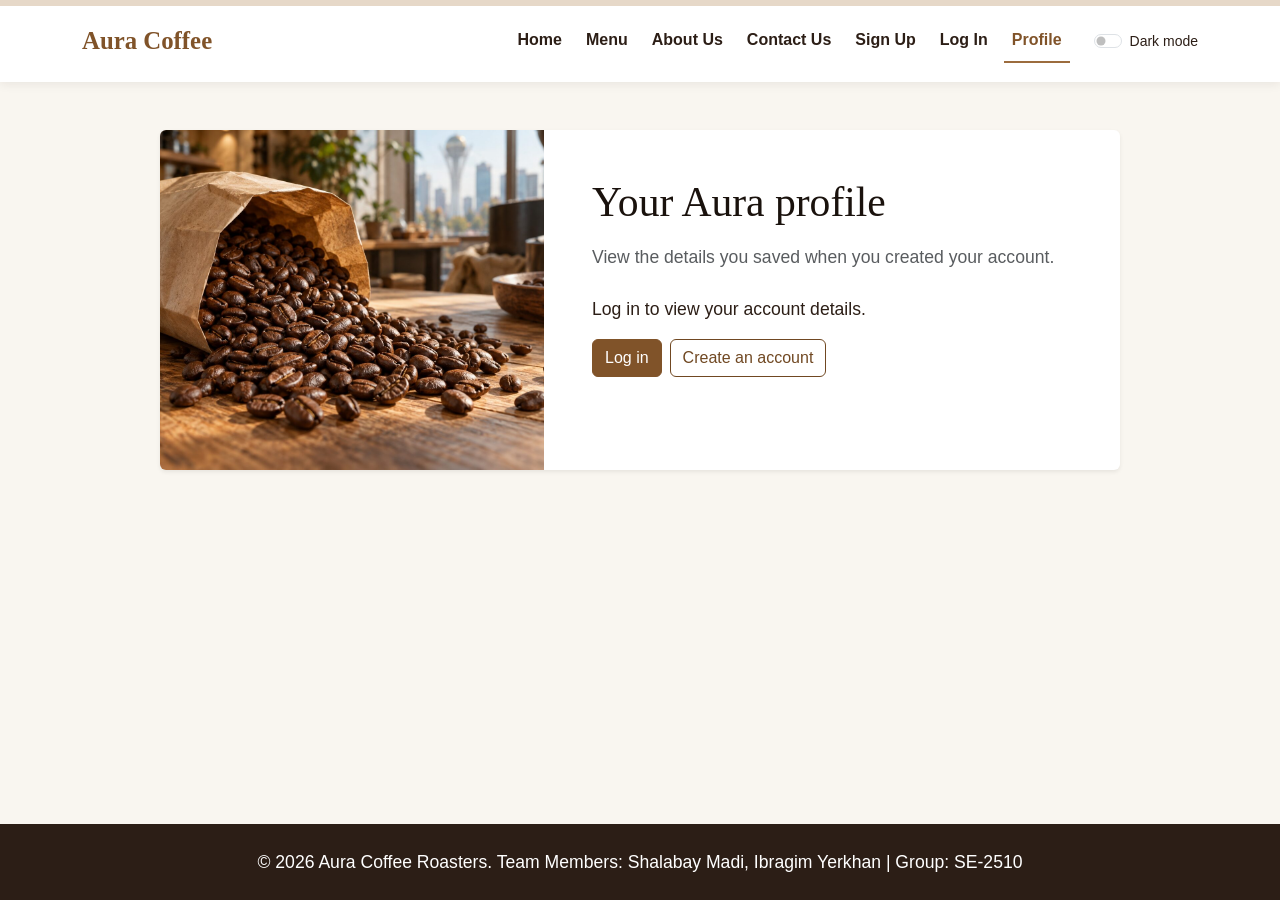
<file: profile.html>
<!DOCTYPE html>
<html lang="en">
<head>
    <meta charset="UTF-8">
    <meta name="viewport" content="width=device-width, initial-scale=1.0">
    <link rel="icon" href="images/placeholder.svg" type="image/svg+xml">
    <title>Profile - Aura Coffee Roasters</title>
    <script src="js/theme.js"></script>
    <link href="vendor/bootstrap/bootstrap.min.css" rel="stylesheet">
    <link rel="stylesheet" href="css/style.css">
    <script src="vendor/jquery/jquery.min.js" defer></script>
    <script src="js/forms.js" defer></script>
    <script src="js/account.js" defer></script>
    <script src="js/script.js" defer></script>
</head>

<body>
    <div class="scroll-progress" aria-hidden="true"><div id="scroll-progress-bar"></div></div>
    <div id="aura-toast" class="aura-toast" role="status" aria-live="polite"></div>
    <nav class="navbar navbar-expand-lg navbar-custom sticky-top py-3" aria-label="Main navigation">
        <div class="container">
            <a class="navbar-brand me-auto me-lg-3" href="index.html">Aura Coffee</a>
            <div class="form-check form-switch aura-theme-switch align-items-center d-flex gap-2 mb-0 me-3 me-lg-0 order-lg-last">
                <input class="form-check-input mt-0" id="theme-toggle" type="checkbox" role="switch">
                <label class="form-check-label" for="theme-toggle">Dark mode</label>
            </div>
            <button class="navbar-toggler" type="button" data-bs-toggle="collapse" data-bs-target="#navbarNav" aria-controls="navbarNav" aria-expanded="false" aria-label="Toggle navigation">
                <span class="navbar-toggler-icon"></span>
            </button>
            <div class="collapse navbar-collapse justify-content-end me-lg-4" id="navbarNav">
                <ul class="navbar-nav gap-lg-2 align-items-lg-center">
                    <li class="nav-item"><a class="nav-link" href="index.html">Home</a></li>
                    <li class="nav-item"><a class="nav-link" href="menu.html">Menu</a></li>
                    <li class="nav-item"><a class="nav-link" href="about.html">About Us</a></li>
                    <li class="nav-item"><a class="nav-link" href="contact.html">Contact Us</a></li>
                    <li class="nav-item"><a class="nav-link" href="signup.html">Sign Up</a></li>
                    <li class="nav-item"><a class="nav-link" href="login.html">Log In</a></li>
                    <li class="nav-item"><a class="nav-link active" aria-current="page" href="profile.html">Profile</a></li>
                </ul>
            </div>
        </div>
    </nav>

    <main class="container my-4 my-lg-5">
        <section class="account-layout bg-white rounded shadow-sm" aria-labelledby="account-title">
            <img class="account-photo" src="images/gallery-beans.jpg" alt="Roasted coffee beans">
            <div class="account-panel p-4 p-lg-5">
                <h1 id="account-title">Your Aura profile</h1>
                <p class="text-muted mb-4">View the details you saved when you created your account.</p>
                <div id="profile-guest" hidden>
                    <p>Log in to view your account details.</p>
                    <div class="d-flex flex-wrap gap-2">
                        <a class="btn btn-primary" href="login.html">Log in</a>
                        <a class="btn btn-outline-secondary" href="signup.html">Create an account</a>
                    </div>
                </div>
                <div id="profile-account" hidden>
                    <dl class="account-details mb-4">
                        <div><dt>Name</dt><dd id="profile-name"></dd></div>
                        <div><dt>Email</dt><dd id="profile-email"></dd></div>
                        <div><dt>Phone</dt><dd id="profile-phone"></dd></div>
                    </dl>
                    <div class="d-flex flex-wrap gap-2">
                        <a class="btn btn-primary" href="menu.html">Explore the menu</a>
                        <button class="btn btn-outline-secondary" id="logout-button" type="button">Log out</button>
                    </div>
                </div>
                <p id="profile-feedback" class="aura-feedback mt-3 mb-0" role="status"></p>
            </div>
        </section>
    </main>

    <footer class="py-4 mt-auto">
        <div class="container-fluid">
            <p class="mb-0">&copy; 2026 Aura Coffee Roasters. Team Members: Shalabay Madi, Ibragim Yerkhan | Group: SE-2510</p>
        </div>
    </footer>

    <script src="vendor/bootstrap/bootstrap.bundle.min.js"></script>
</body>
</html>
</file>
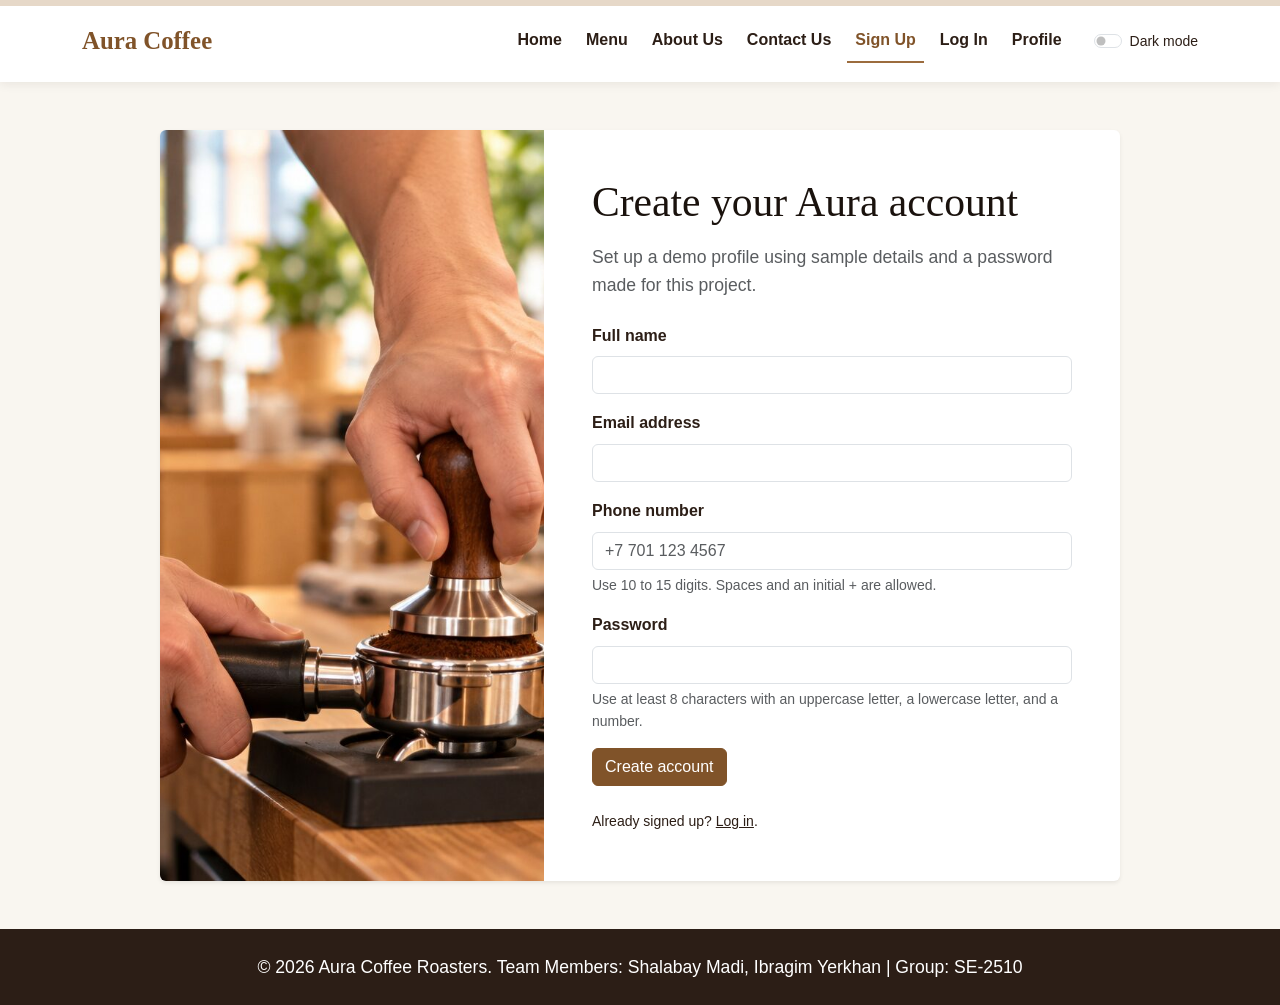
<file: signup.html>
<!DOCTYPE html>
<html lang="en">
<head>
    <meta charset="UTF-8">
    <meta name="viewport" content="width=device-width, initial-scale=1.0">
    <link rel="icon" href="images/placeholder.svg" type="image/svg+xml">
    <title>Sign Up - Aura Coffee Roasters</title>
    <script src="js/theme.js"></script>
    <link href="vendor/bootstrap/bootstrap.min.css" rel="stylesheet">
    <link rel="stylesheet" href="css/style.css">
    <script src="vendor/jquery/jquery.min.js" defer></script>
    <script src="js/forms.js" defer></script>
    <script src="js/account.js" defer></script>
    <script src="js/script.js" defer></script>
</head>

<body>
    <div class="scroll-progress" aria-hidden="true"><div id="scroll-progress-bar"></div></div>
    <div id="aura-toast" class="aura-toast" role="status" aria-live="polite"></div>
    <nav class="navbar navbar-expand-lg navbar-custom sticky-top py-3" aria-label="Main navigation">
        <div class="container">
            <a class="navbar-brand me-auto me-lg-3" href="index.html">Aura Coffee</a>
            <div class="form-check form-switch aura-theme-switch align-items-center d-flex gap-2 mb-0 me-3 me-lg-0 order-lg-last">
                <input class="form-check-input mt-0" id="theme-toggle" type="checkbox" role="switch">
                <label class="form-check-label" for="theme-toggle">Dark mode</label>
            </div>
            <button class="navbar-toggler" type="button" data-bs-toggle="collapse" data-bs-target="#navbarNav" aria-controls="navbarNav" aria-expanded="false" aria-label="Toggle navigation">
                <span class="navbar-toggler-icon"></span>
            </button>
            <div class="collapse navbar-collapse justify-content-end me-lg-4" id="navbarNav">
                <ul class="navbar-nav gap-lg-2 align-items-lg-center">
                    <li class="nav-item"><a class="nav-link" href="index.html">Home</a></li>
                    <li class="nav-item"><a class="nav-link" href="menu.html">Menu</a></li>
                    <li class="nav-item"><a class="nav-link" href="about.html">About Us</a></li>
                    <li class="nav-item"><a class="nav-link" href="contact.html">Contact Us</a></li>
                    <li class="nav-item"><a class="nav-link active" aria-current="page" href="signup.html">Sign Up</a></li>
                    <li class="nav-item"><a class="nav-link" href="login.html">Log In</a></li>
                    <li class="nav-item"><a class="nav-link" href="profile.html">Profile</a></li>
                </ul>
            </div>
        </div>
    </nav>

    <main class="container my-4 my-lg-5">
        <section class="account-layout bg-white rounded shadow-sm" aria-labelledby="account-title">
            <img class="account-photo" src="images/gallery-barista.jpg" alt="Barista preparing espresso">
            <div class="account-panel p-4 p-lg-5">
                <h1 id="account-title">Create your Aura account</h1>
                <p class="text-muted mb-4">Set up a demo profile using sample details and a password made for this project.</p>
                <form id="signup-form" novalidate>
                    <div class="mb-3">
                        <label for="account-name" class="form-label">Full name</label>
                        <input class="form-control" id="account-name" name="name" type="text" autocomplete="name">
                    </div>
                    <div class="mb-3">
                        <label for="account-email" class="form-label">Email address</label>
                        <input class="form-control" id="account-email" name="email" type="text" inputmode="email" autocomplete="email">
                    </div>
                    <div class="mb-3">
                        <label for="account-phone" class="form-label">Phone number</label>
                        <input class="form-control" id="account-phone" name="phone" type="tel" autocomplete="tel"
                            placeholder="+7 701 123 4567" aria-describedby="phone-help">
                        <p id="phone-help" class="form-text mb-0">Use 10 to 15 digits. Spaces and an initial + are allowed.</p>
                    </div>
                    <div class="mb-3">
                        <label for="account-password" class="form-label">Password</label>
                        <input class="form-control" id="account-password" name="password" type="password" autocomplete="new-password" aria-describedby="password-help">
                        <p id="password-help" class="form-text mb-0">Use at least 8 characters with an uppercase letter, a lowercase letter, and a number.</p>
                    </div>
                    <p id="signup-feedback" class="aura-feedback" role="status"></p>
                    <button class="btn btn-primary" type="submit">Create account</button>
                </form>
                <p class="small mt-4 mb-0">Already signed up? <a class="text-decoration-underline" href="login.html">Log in</a>.</p>
            </div>
        </section>
    </main>

    <footer class="py-4 mt-auto">
        <div class="container-fluid">
            <p class="mb-0">&copy; 2026 Aura Coffee Roasters. Team Members: Shalabay Madi, Ibragim Yerkhan | Group: SE-2510</p>
        </div>
    </footer>

    <script src="vendor/bootstrap/bootstrap.bundle.min.js"></script>
</body>
</html>
</file>
<file: css/style.css>
/* ---------- Basic styles ---------- */

* {
    box-sizing: border-box;
}

html {
    scroll-behavior: smooth;
}

body {
    min-height: 100vh;
    display: flex;
    flex-direction: column;
    font-family: "Open Sans", Arial, sans-serif;
    background-color: #F9F6F0;
    color: #2C1E16;
    margin: 0;
    line-height: 1.6;
    transition: background-color 0.3s ease, color 0.3s ease;
}

h1,
h2,
h3 {
    font-family: Georgia, "Times New Roman", serif;
    color: #1A120D;
    line-height: 1.2;
    margin-top: 0;
    margin-bottom: 15px;
}

a {
    color: inherit;
    text-decoration: none;
}

img {
    display: block;
    max-width: 100%;
}


/* ---------- Responsive typography ---------- */

h1 {
    font-size: 2rem;
}

h2 {
    font-size: 1.5rem;
}

p {
    font-size: 1rem;
}

@media (min-width: 768px) {
    h1 {
        font-size: 2.3rem;
    }

    h2 {
        font-size: 1.8rem;
    }

    p {
        font-size: 1.05rem;
    }
}

@media (min-width: 992px) {
    h1 {
        font-size: 2.6rem;
    }

    h2 {
        font-size: 2rem;
    }

    p {
        font-size: 1.1rem;
    }
}


/* ---------- Navigation bar ---------- */

.navbar-custom {
    background-color: #FFFFFF;
    box-shadow: 0 2px 10px rgba(44, 30, 22, 0.08);
}

.navbar-custom .navbar-brand {
    color: #805329;
    font-family: Georgia, "Times New Roman", serif;
    font-size: 1.55rem;
    font-weight: 700;
}

.navbar-custom .nav-link {
    font-weight: 600;
    color: #2C1E16;
    border-bottom: 2px solid transparent;
    transition: color 0.3s ease, border-color 0.3s ease;
}

.navbar-custom .nav-link:hover,
.navbar-custom .nav-link.active {
    color: #805329;
    border-bottom-color: #9C6C3E;
}


/* ---------- Buttons ---------- */

.btn-custom {
    background-color: #805329;
    color: #FFFFFF;
    font-weight: 700;
    border: none;
    transition: background-color 0.3s ease, transform 0.3s ease;
}

.btn-custom:hover {
    background-color: #704822;
    color: #FFFFFF;
    transform: translateY(-2px);
}

.btn-primary {
    --bs-btn-bg: #805329;
    --bs-btn-border-color: #805329;
    --bs-btn-hover-bg: #704822;
    --bs-btn-hover-border-color: #704822;
    --bs-btn-active-bg: #5F3C1C;
    --bs-btn-active-border-color: #5F3C1C;
}

.btn-secondary {
    --bs-btn-bg: #2C1E16;
    --bs-btn-border-color: #2C1E16;
    --bs-btn-hover-bg: #1A120D;
    --bs-btn-hover-border-color: #1A120D;
}

.btn-outline-secondary {
    --bs-btn-color: #704822;
    --bs-btn-border-color: #704822;
    --bs-btn-hover-bg: #704822;
    --bs-btn-hover-border-color: #704822;
    --bs-btn-hover-color: #FFFFFF;
}

.btn:focus-visible,
.nav-link:focus-visible,
.sidebar-link:focus-visible {
    outline: 3px solid #1A120D;
    outline-offset: 3px;
}


/* ---------- UI components and sidebar ---------- */

.eyebrow {
    color: #8B592F;
    font-size: 0.78rem;
    font-weight: 700;
    letter-spacing: 0.14em;
    text-transform: uppercase;
}

.sidebar-custom {
    background-color: #EFE5D7;
    border-radius: 8px;
}

@media (min-width: 768px) {
    .sidebar-custom {
        position: sticky;
        top: 95px;
    }
}

.sidebar-link {
    border-bottom: 1px solid #8B592F;
    font-weight: 700;
}

.sidebar-link:hover {
    color: #8B592F;
}

.feature-box {
    background-color: #FFFFFF;
    border-left: 4px solid #9C6C3E;
    border-radius: 6px;
    height: 100%;
}

.profile-img {
    width: 180px;
    height: 180px;
    object-fit: cover;
    border-radius: 50%;
    border: 4px solid #9C6C3E;
    margin: 0 auto 18px;
}

.role-text {
    font-size: 0.85rem;
}

.hero-img {
    object-fit: cover;
    min-height: 300px;
}

.about-img {
    max-height: 400px;
    width: 100%;
    object-fit: cover;
}

.menu-img {
    max-height: 350px;
    object-fit: cover;
}

.contact-img {
    max-height: 250px;
    object-fit: cover;
}

.card-img-custom {
    height: 200px;
    object-fit: cover;
}

footer {
    background-color: #2C1E16;
    color: #FFFFFF;
    text-align: center;
}


/* ---------- Responsive carousel ---------- */

.carousel-image {
    height: 280px;
    object-fit: cover;
}

@media (min-width: 768px) {
    .carousel-image {
        height: 400px;
    }
}

@media (min-width: 992px) {
    .carousel-image {
        height: 500px;
    }
}

@media print {
    .navbar,
    .sidebar-custom,
    #gallery,
    footer,
    .btn-group {
        display: none !important;
    }
}


/* ---------- Media Queries card row ---------- */

.card-row {
    display: flex;
    flex-direction: column;
    gap: 24px;
}

.coffee-card {
    display: flex;
    flex-direction: column;
    background-color: #FFFFFF;
    border-radius: 10px;
    box-shadow: 0 4px 14px rgba(44, 30, 22, 0.08);
    overflow: hidden;
    transition: transform 0.3s ease, box-shadow 0.3s ease;
}

.coffee-card:hover {
    transform: translateY(-7px);
    box-shadow: 0 12px 25px rgba(44, 30, 22, 0.16);
}

.coffee-card img {
    width: 100%;
    height: 200px;
    object-fit: cover;
}

.card-content {
    flex: 1;
    display: flex;
    flex-direction: column;
    align-items: flex-start;
    padding: 24px;
}

@media (min-width: 768px) {
    .card-row {
        flex-direction: row;
        flex-wrap: wrap;
    }

    .coffee-card {
        flex: 0 0 calc(50% - 12px);
    }
}

@media (min-width: 992px) {
    .card-row {
        flex-wrap: nowrap;
    }

    .coffee-card {
        flex: 1 1 0;
    }
}


/* ---------- Interactive UI components ---------- */

.aura-widget {
    background: #fffaf3;
    border: 1px solid #e5d7c6;
    border-radius: 12px;
    padding: 28px;
    box-shadow: 0 3px 12px rgba(44, 30, 22, 0.05);
}

.aura-clock {
    font-size: 1.3rem;
    font-weight: 700;
    color: #725039;
}

[hidden] {
    display: none !important;
}

.aura-modal::backdrop {
    background: rgb(0 0 0 / 65%);
}

.aura-modal {
    border: 0;
    color: inherit;
    background: #fffaf3;
    border-radius: 12px;
    padding: 30px;
    width: min(calc(100% - 36px), 440px);
    box-shadow: 0 12px 35px rgba(0, 0, 0, 0.2);
}

.aura-close {
    position: absolute;
    right: 14px;
    top: 7px;
    background: none;
    border: 0;
    font-size: 30px;
    color: #503727;
    cursor: pointer;
}

.aura-question {
    display: flex;
    justify-content: space-between;
    align-items: center;
    width: 100%;
    padding: 16px;
    text-align: left;
    border: 0;
    border-bottom: 1px solid #decdb8;
    background: transparent;
    color: #503727;
    font-weight: 700;
    cursor: pointer;
}

.aura-question:hover {
    background: #f5eadd;
}

.aura-answer {
    padding: 14px 16px;
}

.aura-feedback {
    margin-bottom: 12px;
    font-weight: 600;
}

.aura-error {
    color: #a21d19;
}

.aura-success {
    color: #23683a;
}

/* Star Rating & Card Animation */
.menu-card {
    overflow: hidden;
}

.star {
    font-size: 1.5rem;
    color: #77685e;
    padding: 0 3px;
    border: 0;
    background: transparent;
    cursor: pointer;
    transition: color 0.2s ease;
}

.star.active {
    color: #995515;
}

/* Dark Mode (Day/Night Theme) */
[data-bs-theme="dark"] body {
    background-color: #1A120D;
    color: #F9F6F0;
}

[data-bs-theme="dark"] h1,
[data-bs-theme="dark"] h2,
[data-bs-theme="dark"] h3,
[data-bs-theme="dark"] .navbar-custom .nav-link {
    color: #F9F6F0;
}

[data-bs-theme="dark"] .bg-white,
[data-bs-theme="dark"] .navbar-custom,
[data-bs-theme="dark"] .feature-box,
[data-bs-theme="dark"] .coffee-card,
[data-bs-theme="dark"] .card,
[data-bs-theme="dark"] .aura-widget,
[data-bs-theme="dark"] .aura-modal {
    background-color: #2C1E16 !important;
    color: #F9F6F0;
    border-color: #4A3528;
}

[data-bs-theme="dark"] .sidebar-custom,
[data-bs-theme="dark"] .bg-light {
    background-color: #38261C !important;
    color: #F9F6F0;
}

[data-bs-theme="dark"] .text-muted,
[data-bs-theme="dark"] .text-dark,
[data-bs-theme="dark"] .aura-question,
[data-bs-theme="dark"] .aura-clock {
    color: #D7C4B2 !important;
}

[data-bs-theme="dark"] .table {
    color: #F9F6F0;
}
/* ---------- Search, progress bar & notifications ---------- */

/* search and highlighting */
.search-box {
    position: relative;
    max-width: 600px;
}

.search-suggestions {
    display: none;
    position: absolute;
    top: 100%;
    left: 0;
    right: 0;
    z-index: 20;
    list-style: none;
    padding: 6px;
    margin: 4px 0 0;
    background: #FFFFFF;
    border: 1px solid #D7C4B2;
    border-radius: 8px;
    box-shadow: 0 6px 18px rgba(44, 30, 22, 0.15);
}

.search-suggestions button {
    width: 100%;
    padding: 10px 12px;
    border: 0;
    border-radius: 5px;
    background: transparent;
    color: inherit;
    text-align: left;
}

.search-suggestions button:hover,
.search-suggestions button:focus-visible {
    background: #EFE5D7;
    outline: 2px solid #9C6C3E;
}

mark {
    background: #FFE08A;
    color: #2C1E16;
    padding: 0 2px;
    border-radius: 3px;
}

.aura-question {
    gap: 16px;
}

/* colorful scroll progress */
.scroll-progress {
    position: fixed;
    top: 0;
    left: 0;
    width: 100%;
    height: 6px;
    z-index: 3000;
    background: #E6D8C8;
    pointer-events: none;
}

#scroll-progress-bar {
    width: 0;
    height: 100%;
    background: linear-gradient(90deg, #704822, #C48B54, #E9BC78, #3E9B8E);
    box-shadow: 0 0 8px rgba(62, 155, 142, 0.45);
}

/* animated numbers */
.stat-number {
    color: #8B592F;
    font-size: 2.6rem;
    font-weight: 700;
    line-height: 1.2;
    font-variant-numeric: tabular-nums;
    margin-bottom: 10px;
}

/* spinner inside the submit button */
.aura-spinner {
    display: inline-block;
    width: 1em;
    height: 1em;
    margin-right: 7px;
    vertical-align: -2px;
    border: 2px solid rgba(255, 255, 255, 0.4);
    border-top-color: #FFFFFF;
    border-radius: 50%;
    animation: aura-spin 0.7s linear infinite;
}

@keyframes aura-spin {
    to { transform: rotate(360deg); }
}

/* temporary notification */
.aura-toast {
    display: none;
    position: fixed;
    right: 20px;
    bottom: 20px;
    z-index: 2500;
    max-width: calc(100vw - 40px);
    padding: 14px 22px;
    background: #2C1E16;
    color: #FFFFFF;
    border-left: 5px solid #E9BC78;
    border-radius: 8px;
    box-shadow: 0 6px 20px rgba(0, 0, 0, 0.2);
}

/* clipboard feedback */
.copy-control {
    position: relative;
    display: inline-block;
}

.copy-tooltip {
    display: none;
    position: absolute;
    left: 0;
    bottom: calc(100% + 7px);
    z-index: 30;
    width: max-content;
    max-width: 230px;
    padding: 6px 10px;
    border-radius: 5px;
    background: #2C1E16;
    color: #FFFFFF;
    font-size: 0.8rem;
}

.clipboard-helper {
    position: fixed;
    left: -9999px;
    top: 0;
}

/* reserve space while lazy images wait to load */
.lazy-image[data-src] {
    background: #E6D8C8;
}

[data-bs-theme="dark"] .search-suggestions {
    background: #2C1E16;
    border-color: #725039;
}

[data-bs-theme="dark"] .search-suggestions button:hover,
[data-bs-theme="dark"] .search-suggestions button:focus-visible {
    background: #503727;
}

[data-bs-theme="dark"] .form-control,
[data-bs-theme="dark"] .form-select,
[data-bs-theme="dark"] .input-group-text {
    background-color: #38261C;
    color: #F9F6F0;
    border-color: #8B6B51;
}

[data-bs-theme="dark"] .form-control::placeholder {
    color: #D7C4B2;
}

[data-bs-theme="dark"] .stat-number,
[data-bs-theme="dark"] .eyebrow {
    color: #E9BC78;
}

[data-bs-theme="dark"] .table {
    --bs-table-color: #F9F6F0;
    --bs-table-bg: #2C1E16;
    --bs-table-hover-color: #F9F6F0;
    --bs-table-hover-bg: #38261C;
}

@media print {
    .scroll-progress,
    .aura-toast,
    .search-box,
    .copy-control,
    #search-count,
    #menu-search-help {
        display: none !important;
    }
}

[data-bs-theme="dark"] .aura-question:hover {
    background: #503727;
}

[data-bs-theme="dark"] .aura-success {
    color: #91D6A6;
}

[data-bs-theme="dark"] .aura-error {
    color: #FF9D96;
}

.copy-icon svg {
    width: 1em;
    height: 1em;
    vertical-align: -2px;
}

[data-bs-theme="dark"] .btn-outline-secondary {
    --bs-btn-color: #E9BC78;
    --bs-btn-border-color: #C48B54;
    --bs-btn-hover-bg: #9C6C3E;
    --bs-btn-hover-color: #FFFFFF;
    --bs-btn-active-bg: #9C6C3E;
    --bs-btn-active-color: #FFFFFF;
    --bs-btn-disabled-color: #D7C4B2;
    --bs-btn-disabled-border-color: #9C6C3E;
}


/* Final project navigation, accounts and coffee guide */
:root {
    scroll-padding-top: 90px;
}

.navbar-custom .nav-link {
    white-space: nowrap;
}

.aura-theme-switch {
    font-size: 0.875rem;
    white-space: nowrap;
}

.aura-theme-switch .form-check-input:checked,
.form-check-input:checked {
    background-color: #805329;
    border-color: #805329;
}

.aura-theme-switch input,
.aura-theme-switch label {
    cursor: pointer;
}

.account-layout {
    display: grid;
    grid-template-columns: minmax(0, 1fr);
    max-width: 960px;
    margin-inline: auto;
    overflow: hidden;
}

.account-photo {
    width: 100%;
    height: clamp(140px, 42vw, 250px);
    object-fit: cover;
}

.account-panel {
    min-width: 0;
}

.account-panel .form-label {
    font-weight: 600;
}

.account-details {
    display: grid;
    gap: 12px;
}

.account-details > div {
    padding: 12px 16px;
    border: 1px solid var(--bs-border-color);
    border-radius: 8px;
}

.account-details dd {
    margin-bottom: 0;
    overflow-wrap: anywhere;
}

.aura-invalid {
    border: 2px solid #a21d19 !important;
}

.aura-feedback:empty {
    display: none;
}

.guide-photo {
    height: 150px;
    object-fit: cover;
}

#guide-status .spinner-border {
    color: #805329;
}

.aura-widget {
    overflow-wrap: anywhere;
}

.aura-widget .btn {
    margin-block: 3px;
}

.sidebar-custom,
#contact-form,
.copy-control {
    overflow-wrap: anywhere;
}

.star:hover {
    color: #995515;
}

[data-bs-theme="dark"] .navbar-custom .navbar-brand,
[data-bs-theme="dark"] .navbar-custom .nav-link:is(:hover, .active),
[data-bs-theme="dark"] .aura-close,
[data-bs-theme="dark"] #guide-status .spinner-border,
[data-bs-theme="dark"] .star:is(.active, :hover) {
    color: #efc481;
}

[data-bs-theme="dark"] .star {
    color: #b7a79b;
}

[data-bs-theme="dark"] .aura-invalid {
    border-color: #ff9d96 !important;
}

[data-bs-theme="dark"] :focus-visible {
    outline: 2px solid #efc481;
    outline-offset: 3px;
}

@media (min-width: 768px) {
    .account-layout {
        grid-template-columns: 2fr 3fr;
    }

    .account-photo {
        height: 100%;
        min-height: 340px;
    }
}

@media (max-width: 991.98px) {
    .navbar-collapse.show {
        max-height: calc(100dvh - 75px);
        overflow-y: auto;
    }
}

@media (max-width: 360px) {
    .navbar-custom .navbar-brand {
        font-size: 1.3rem;
    }

    .aura-theme-switch {
        font-size: 0.78rem;
    }
}

@media print {
    #coffee-guide,
    #print-btn {
        display: none !important;
    }
}

@media (prefers-reduced-motion: reduce) {
    *,
    *::before,
    *::after {
        scroll-behavior: auto !important;
        transition-duration: 0.01ms !important;
        animation-duration: 0.01ms !important;
        animation-iteration-count: 1 !important;
    }
}

[data-bs-theme="dark"] .btn-secondary {
    --bs-btn-bg: #38261C;
    --bs-btn-border-color: #C48B54;
    --bs-btn-hover-bg: #503727;
    --bs-btn-hover-border-color: #E9BC78;
}
</file>
